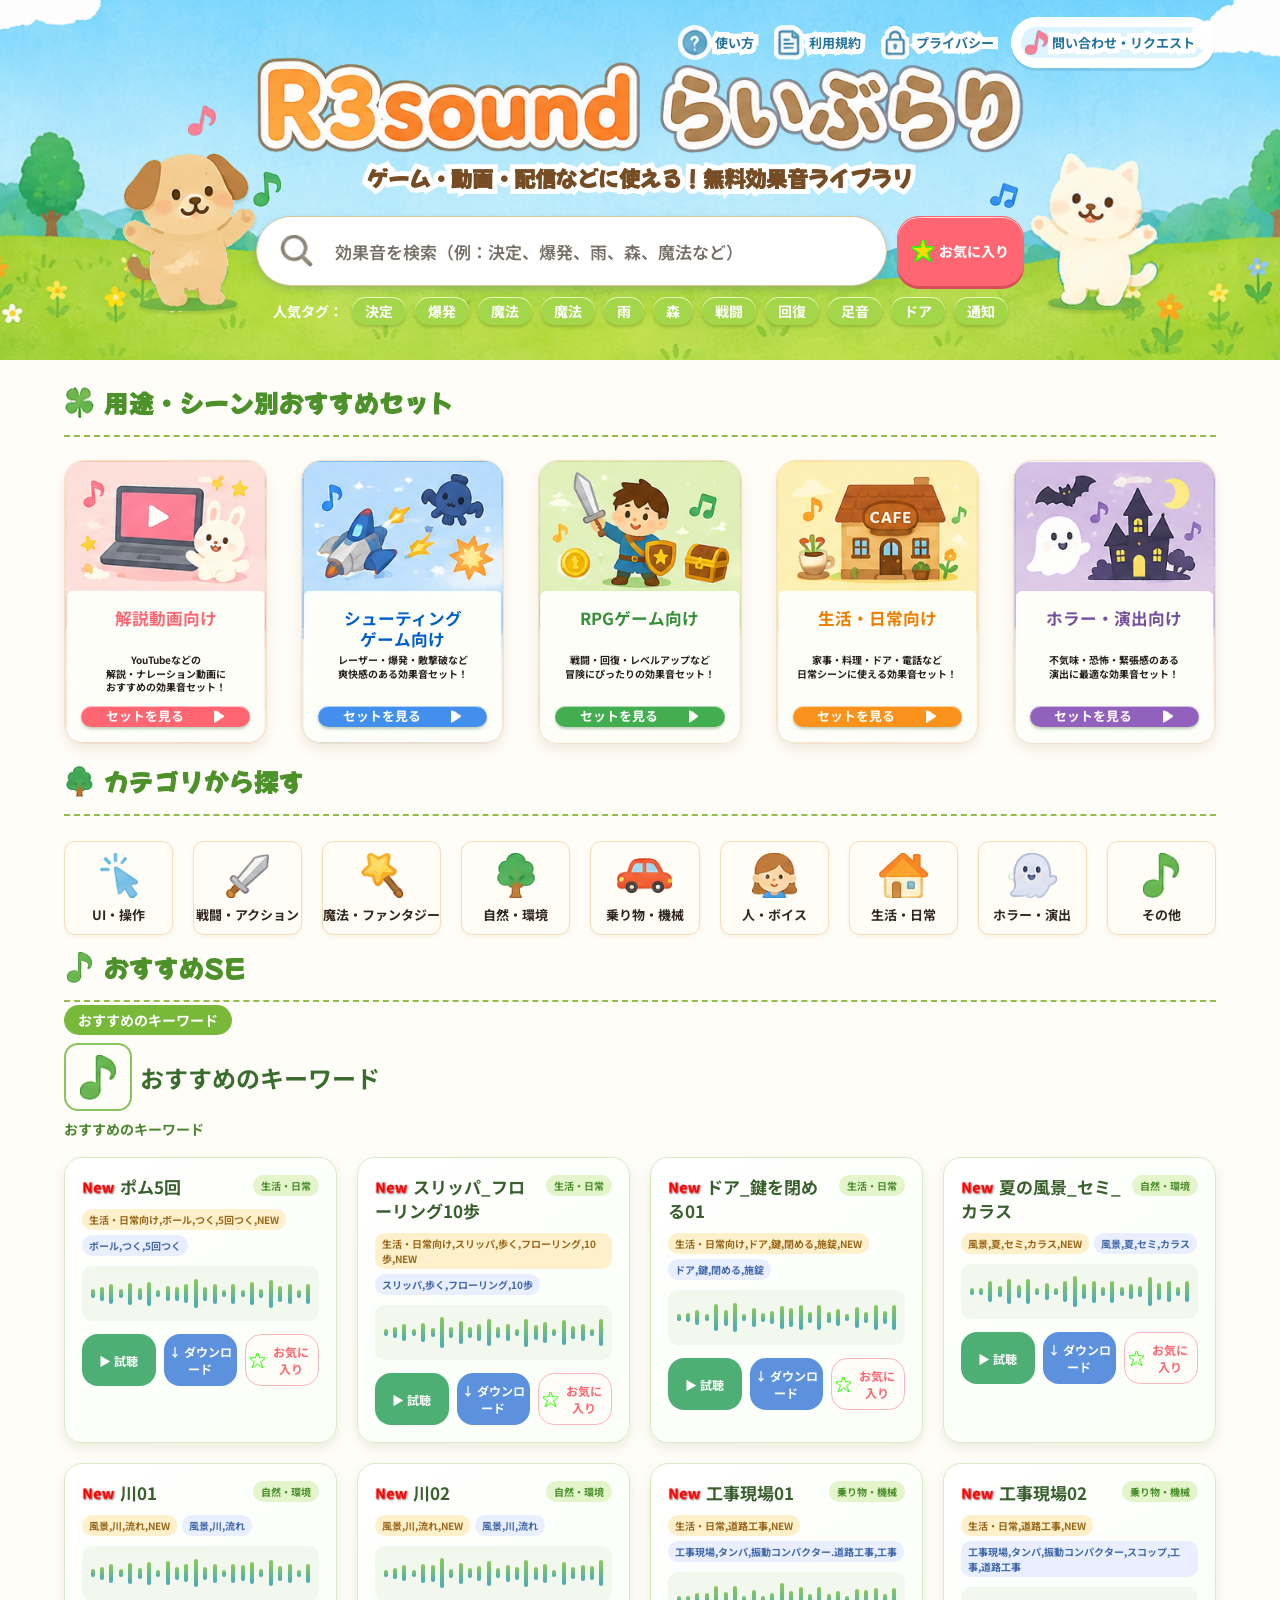
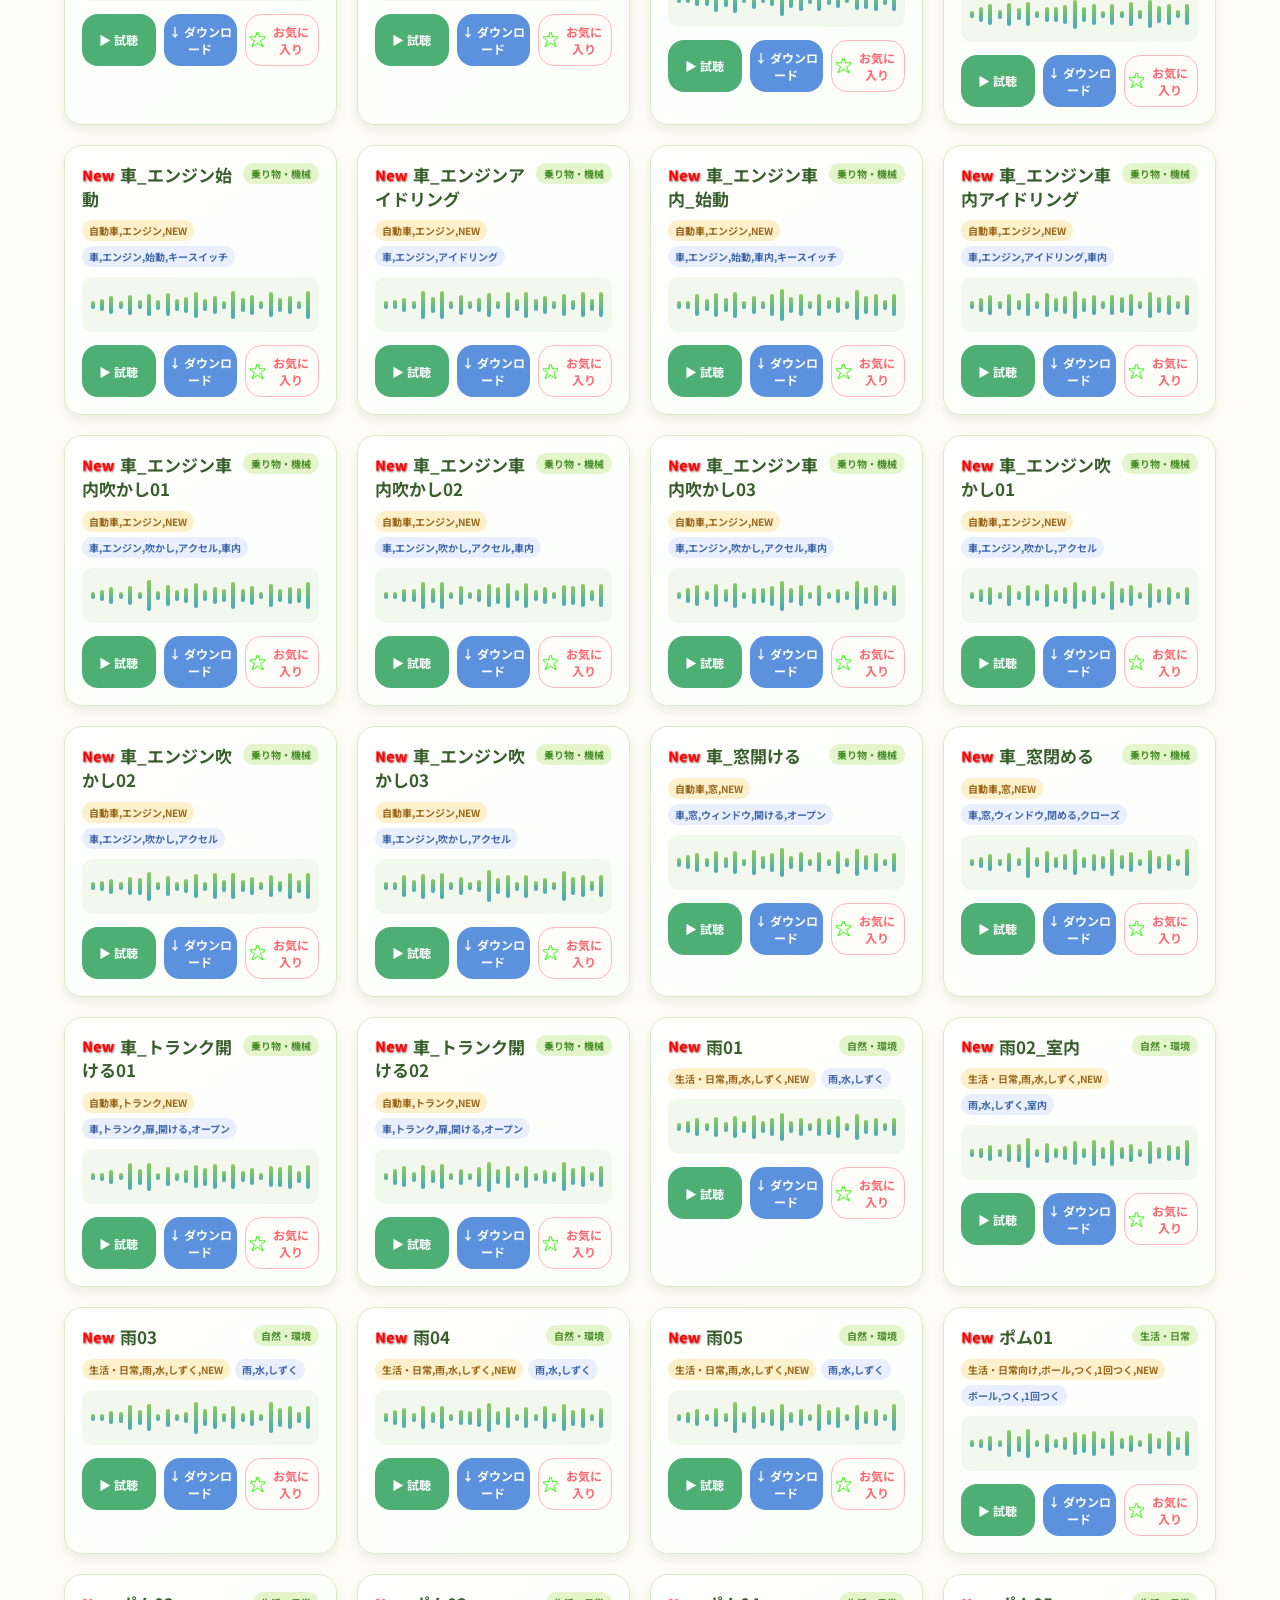
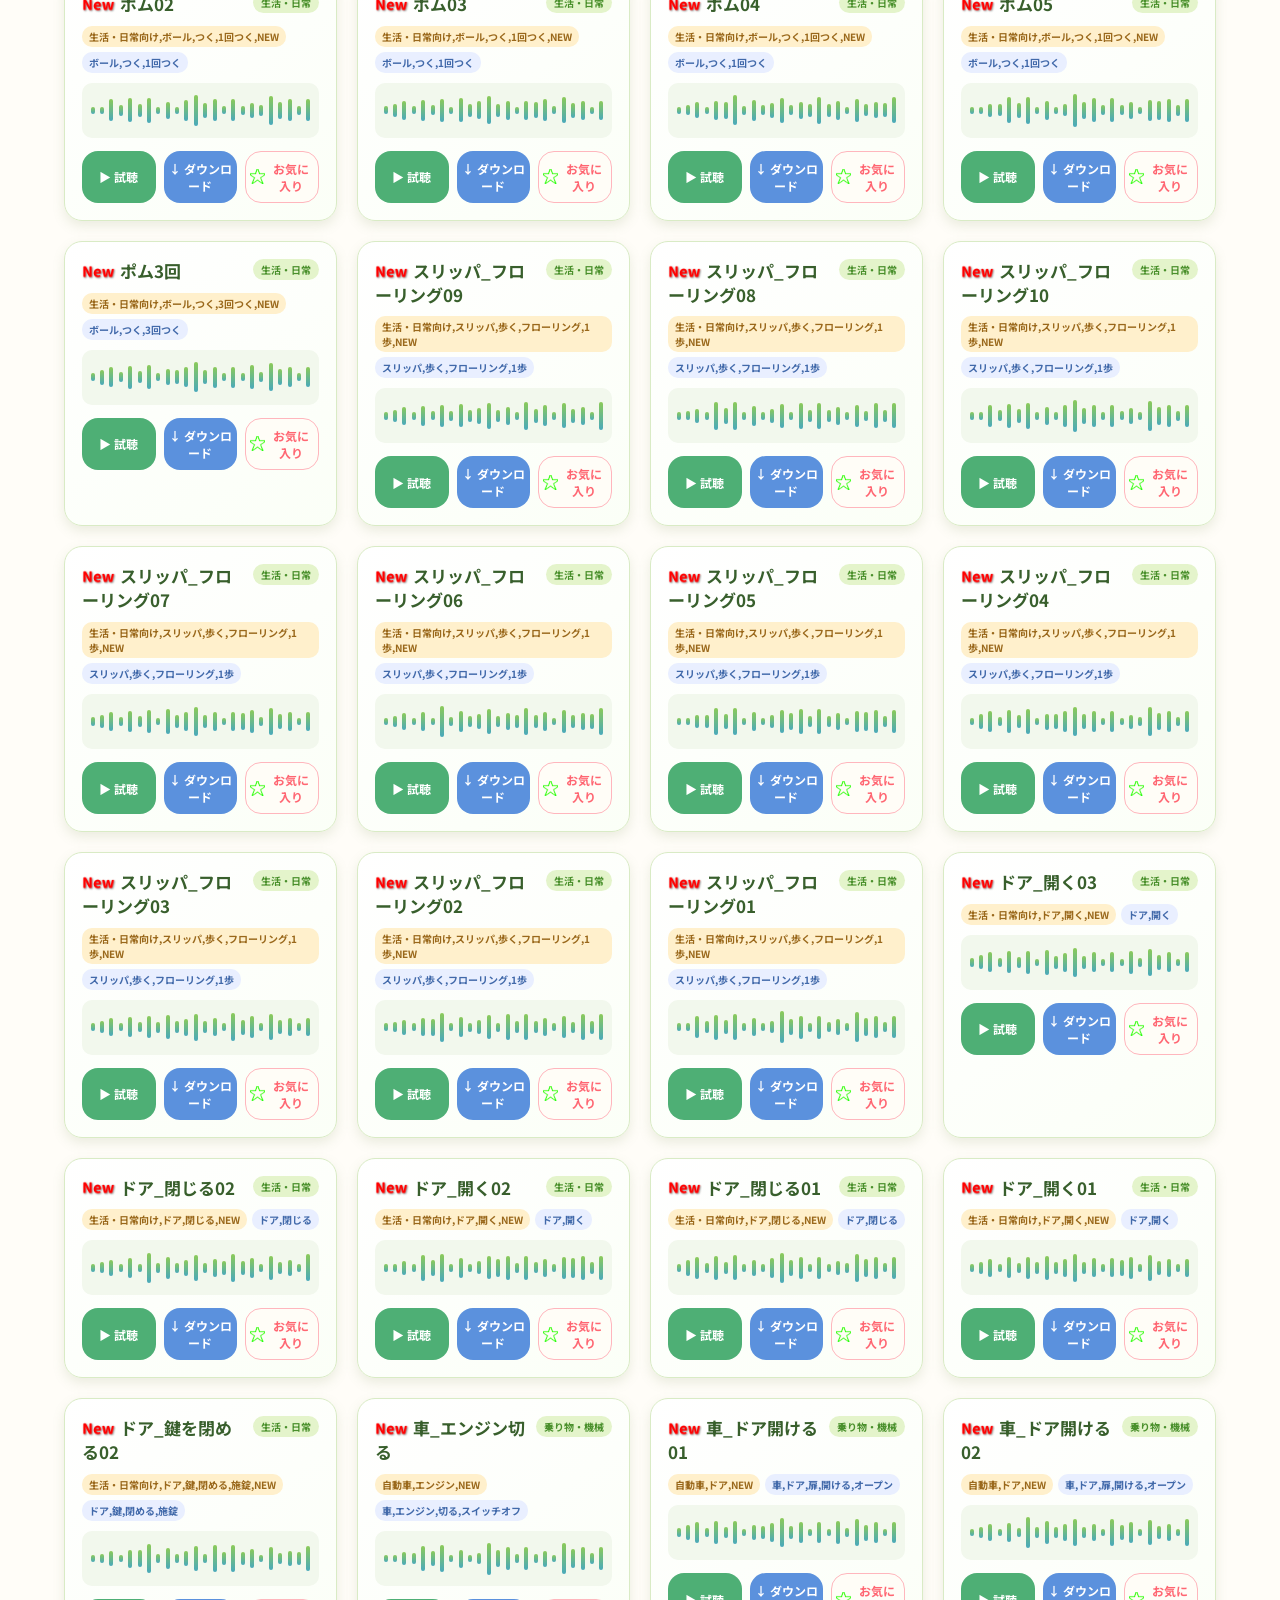
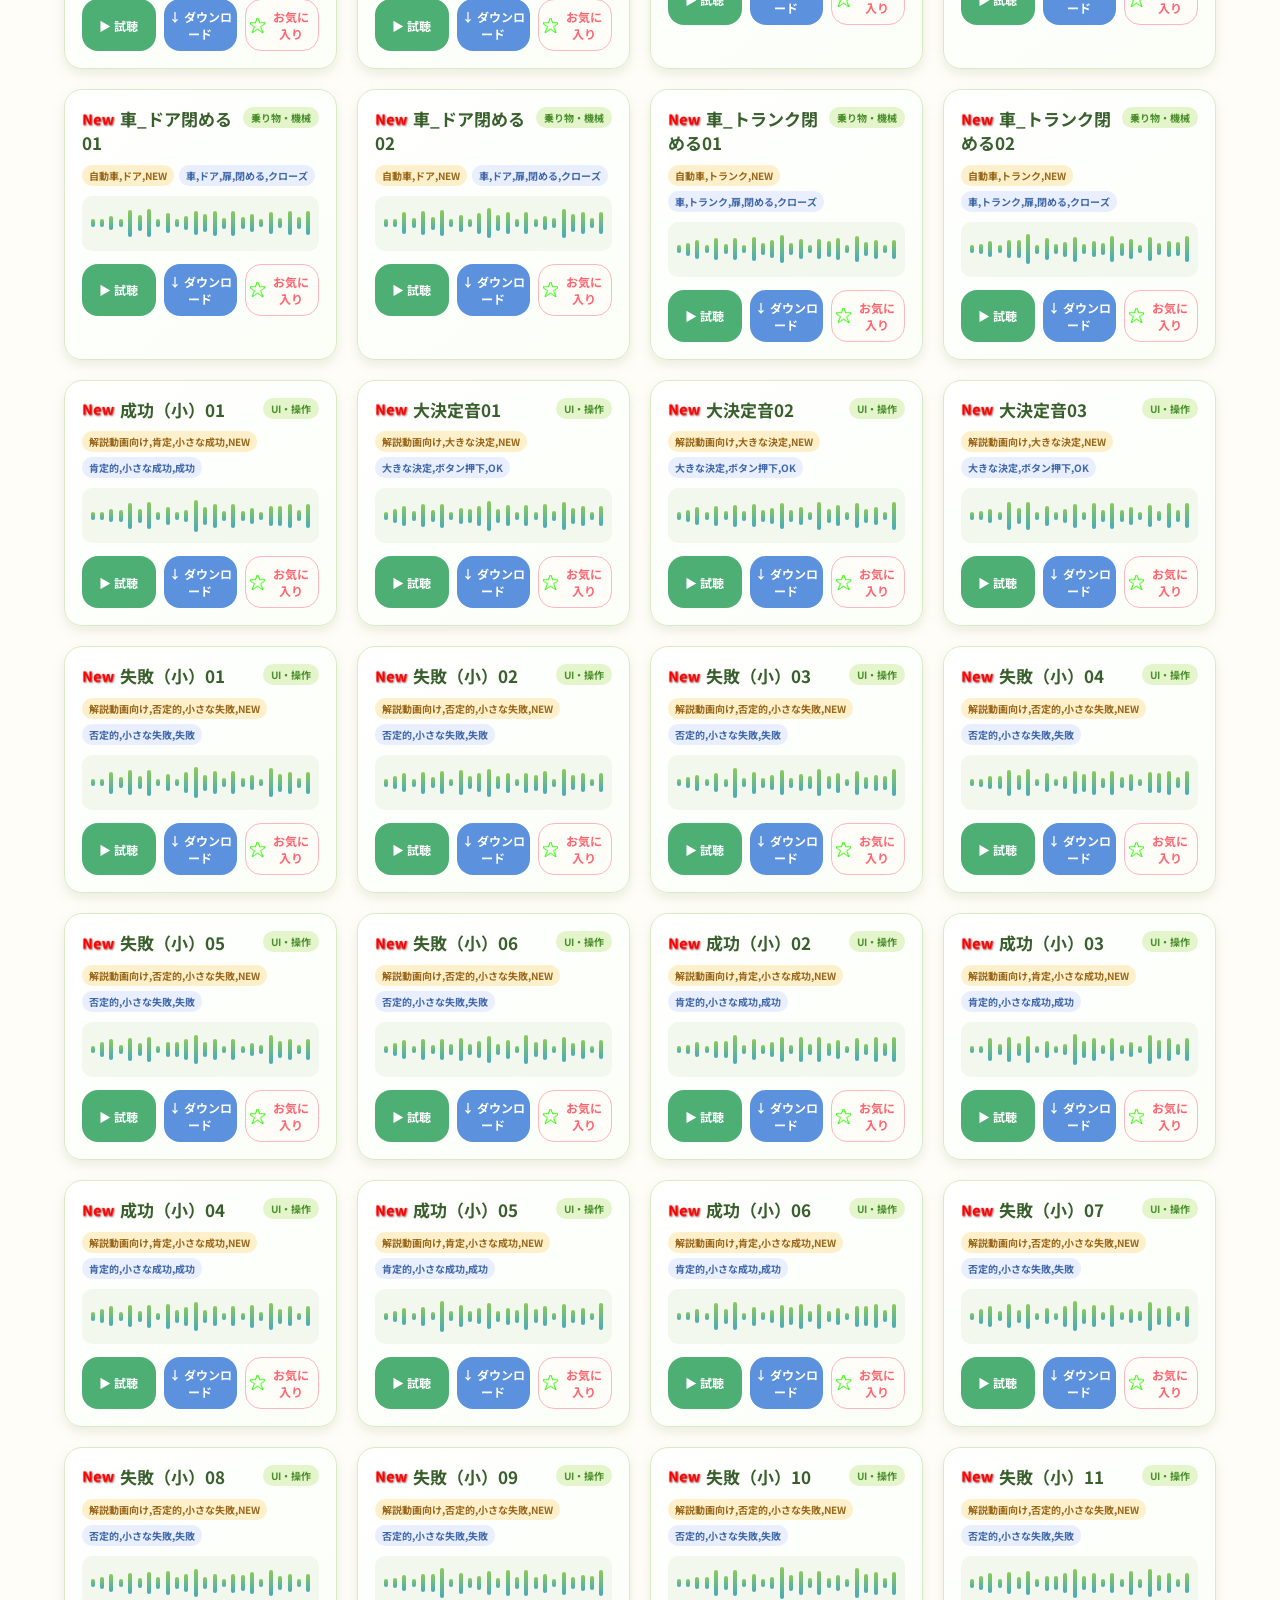
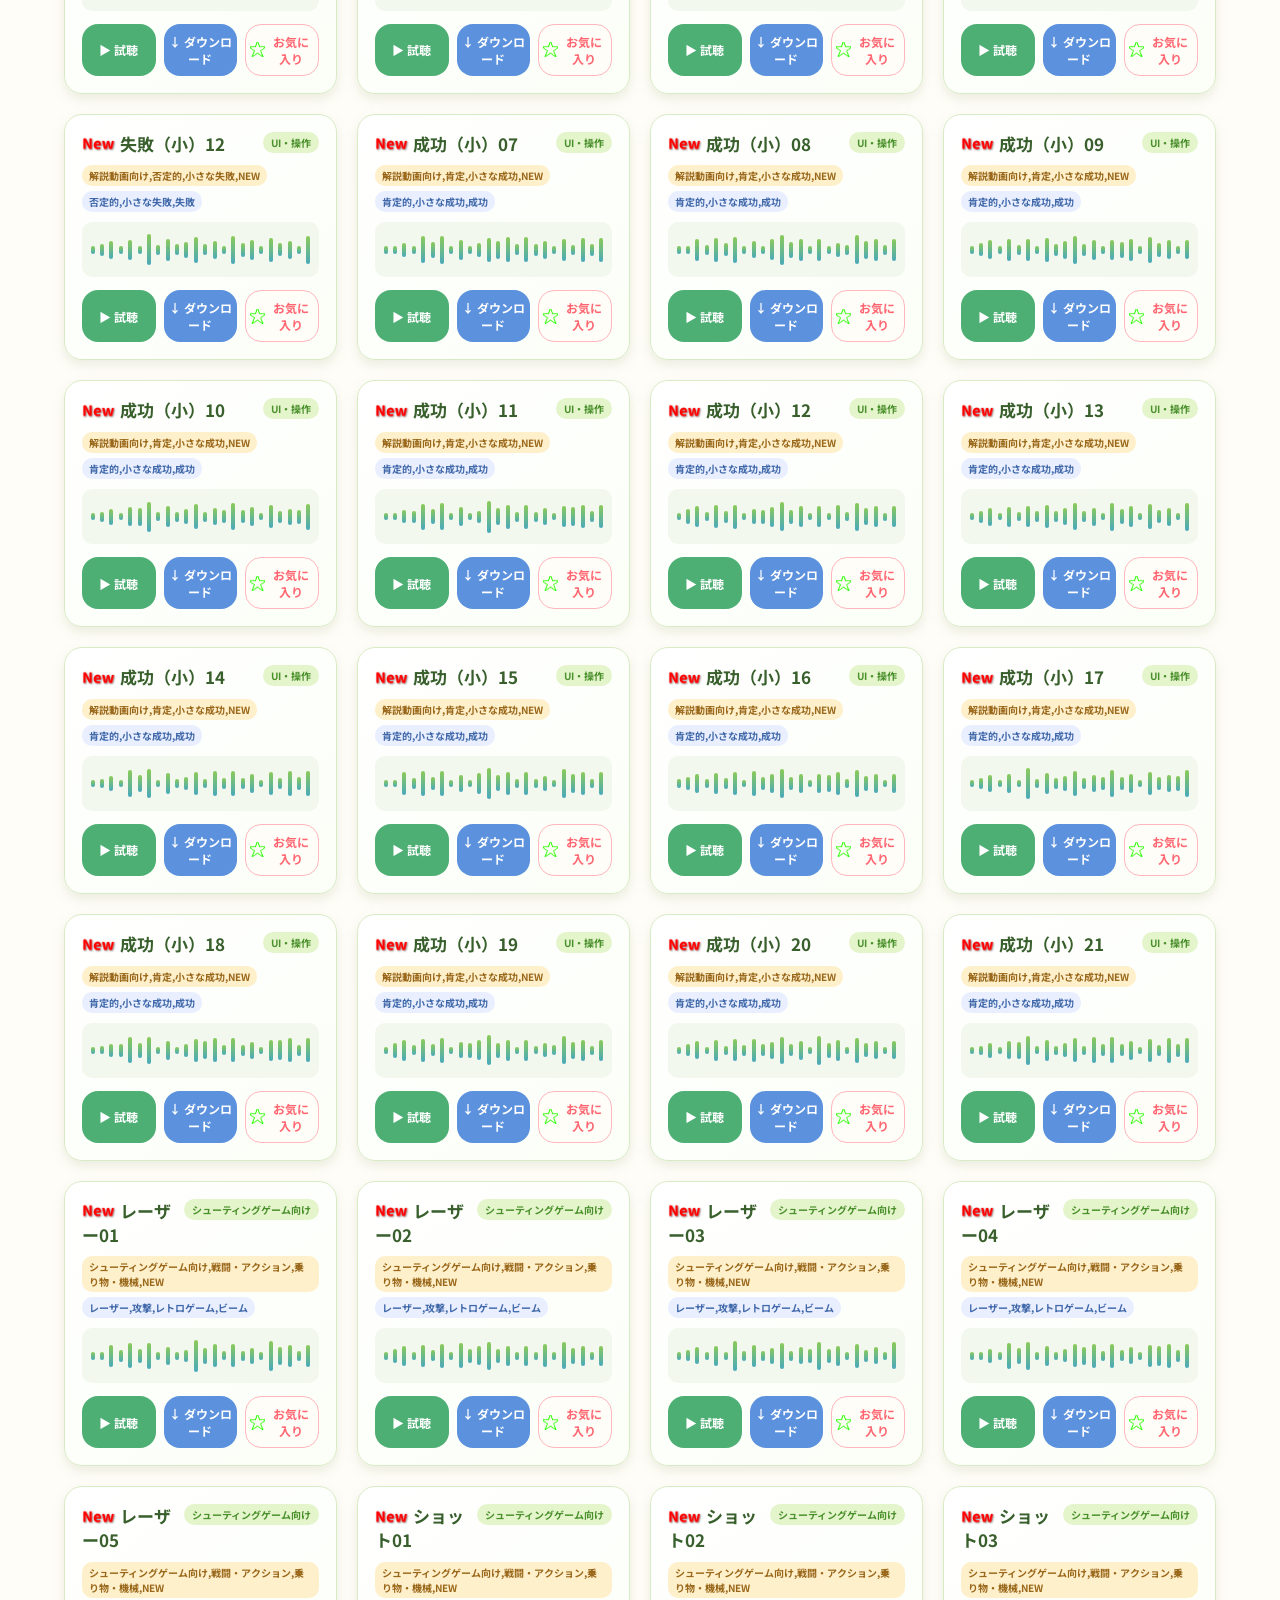
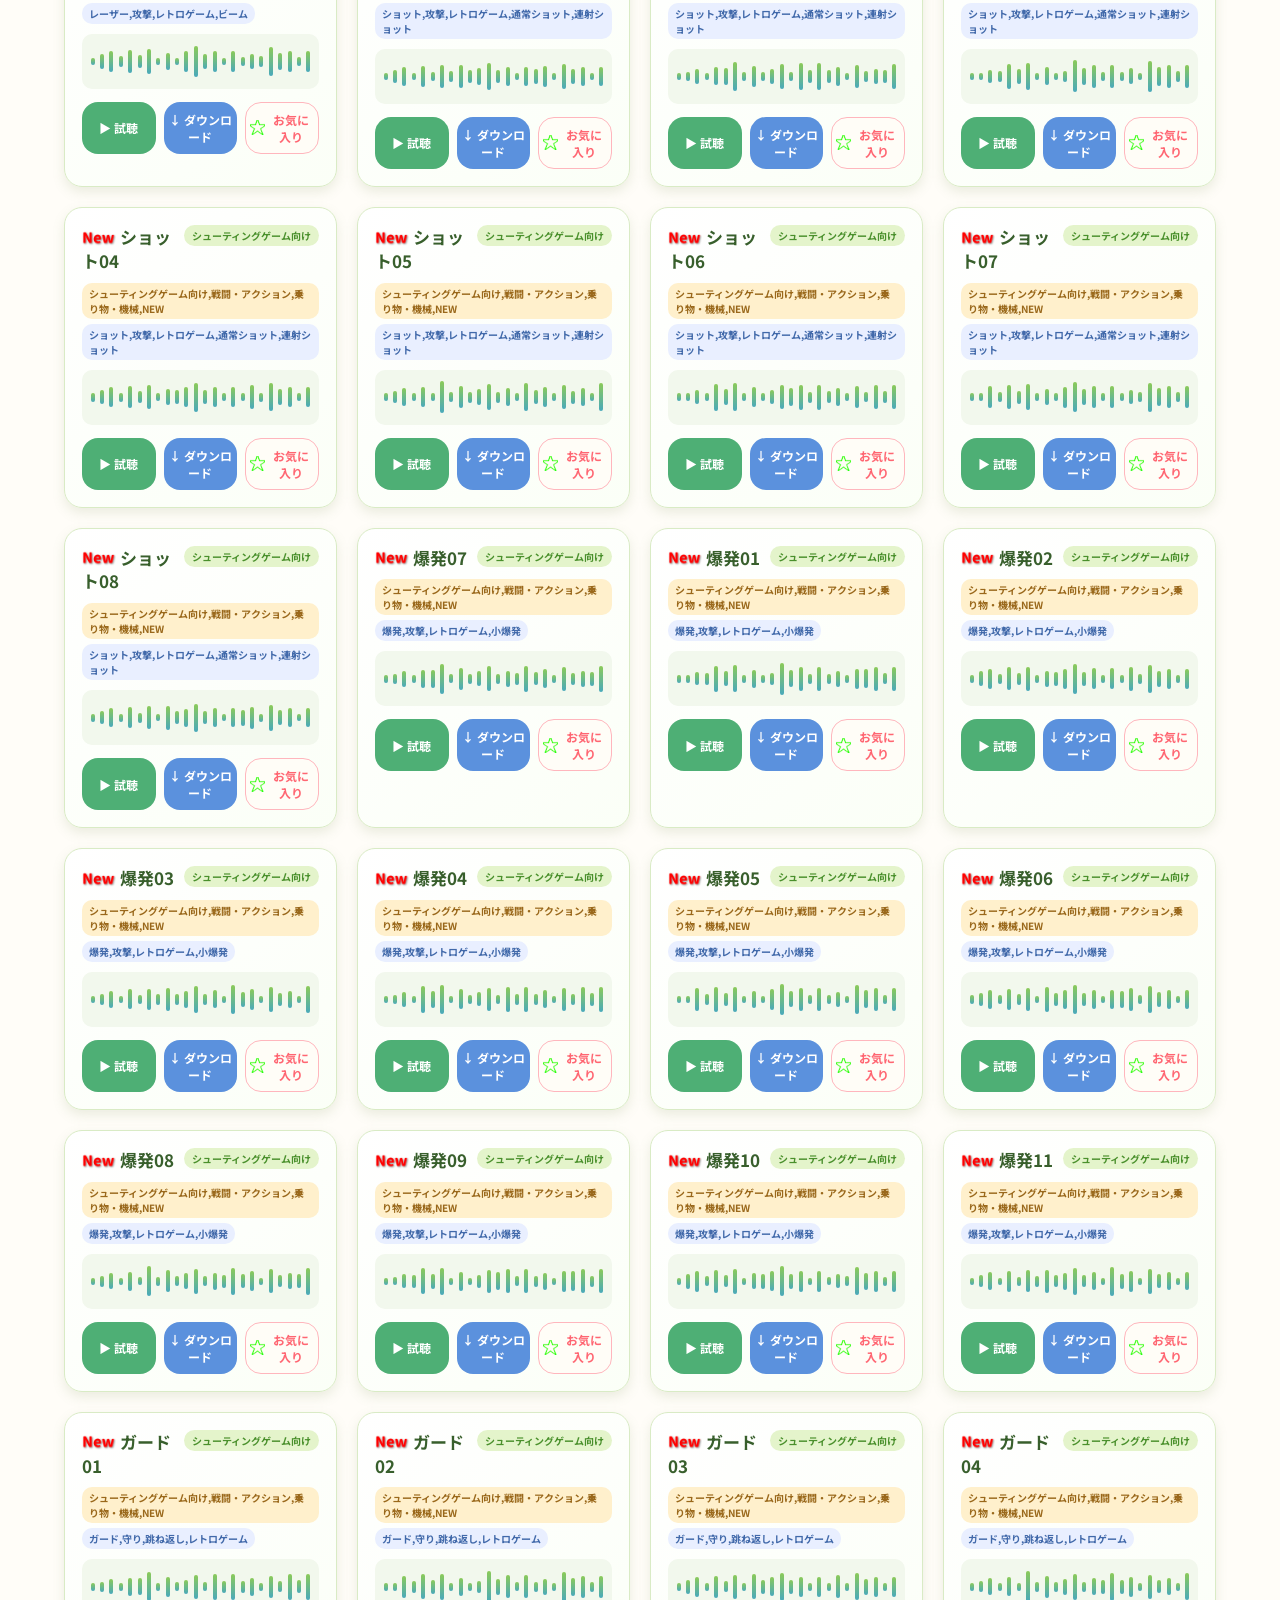
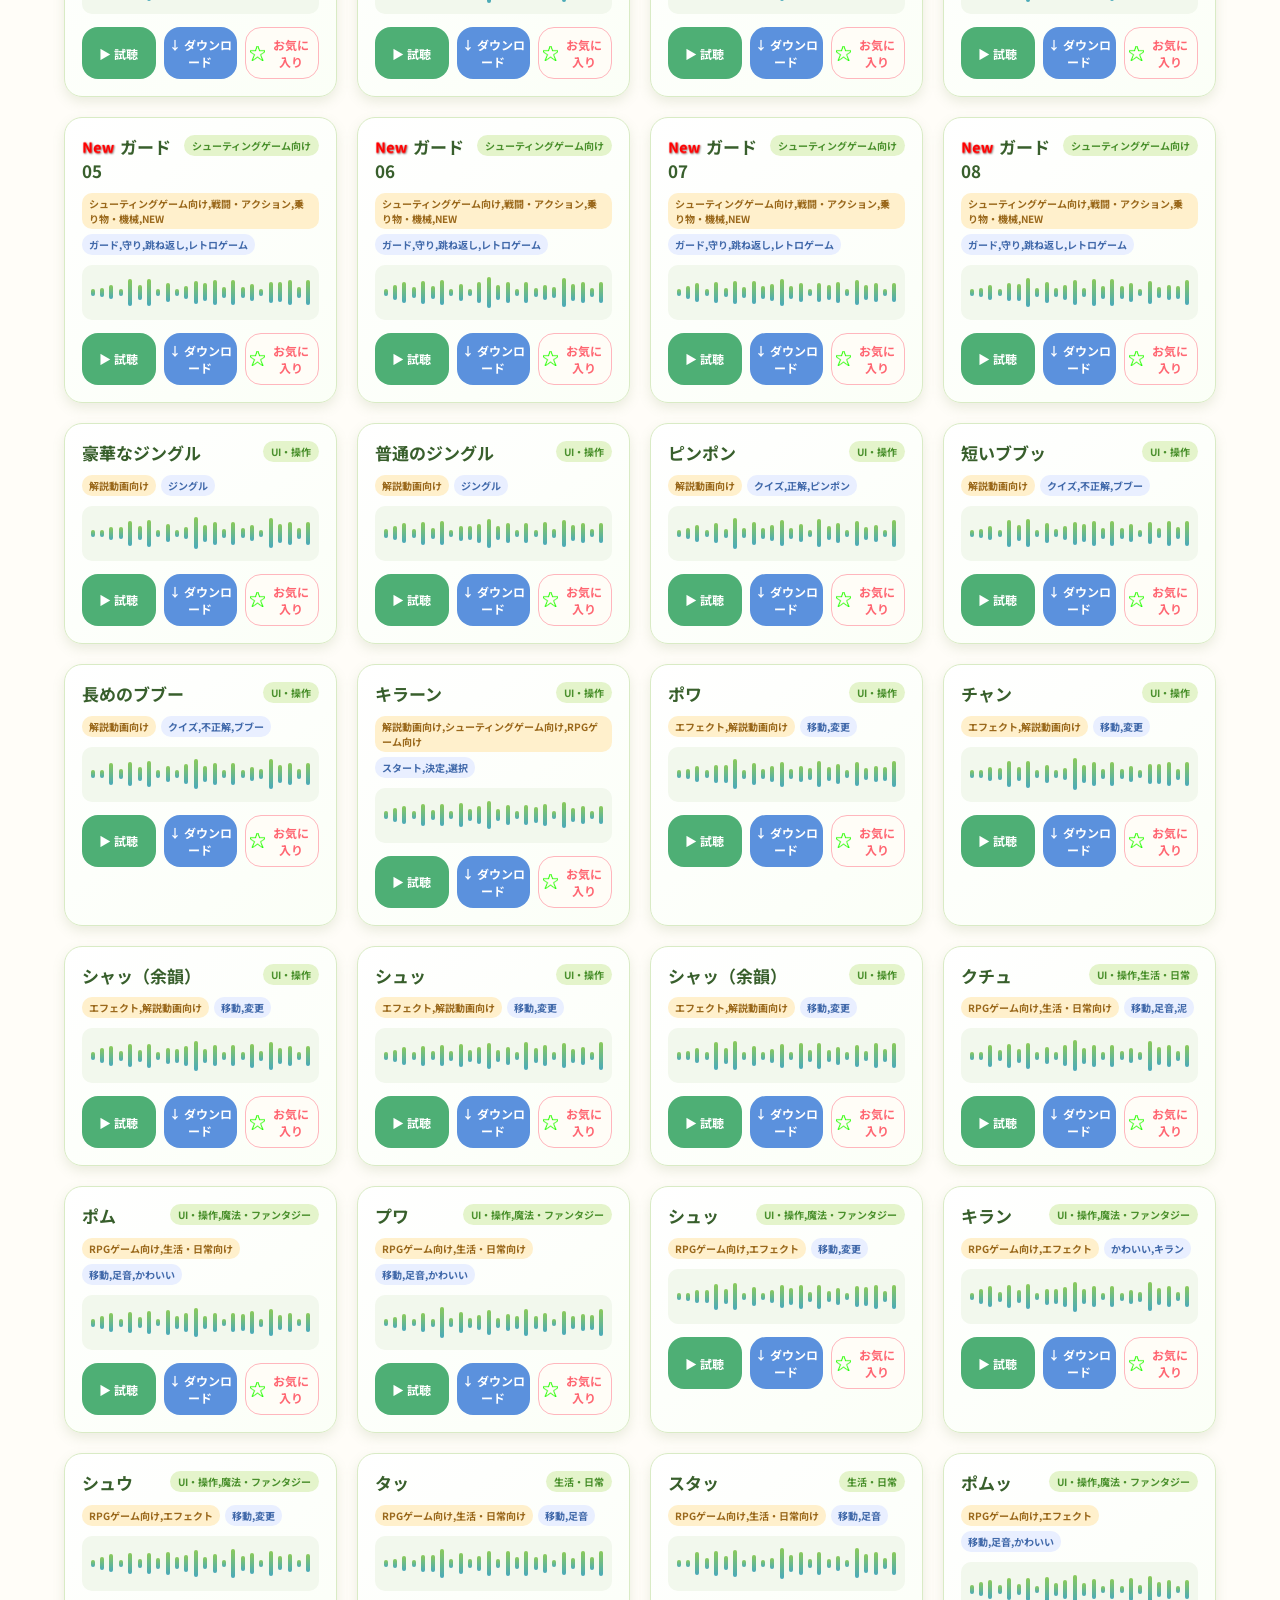
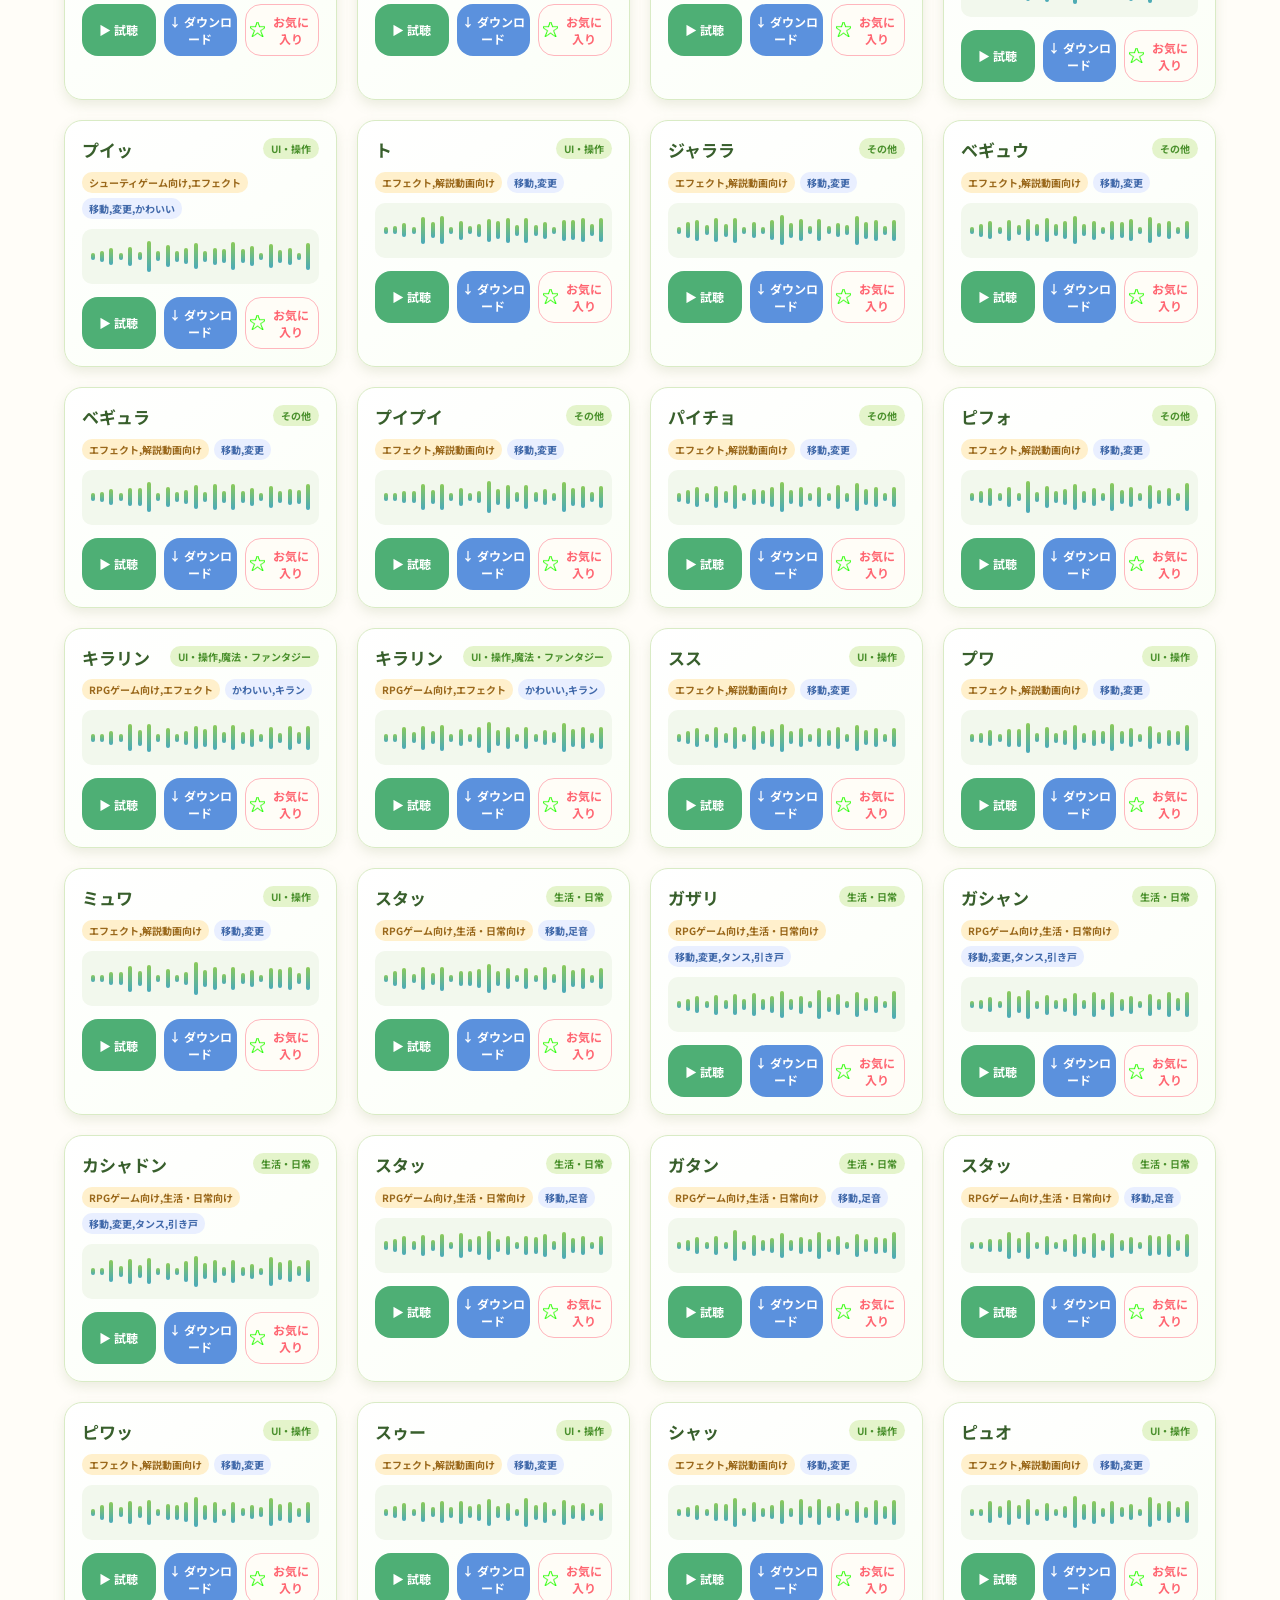
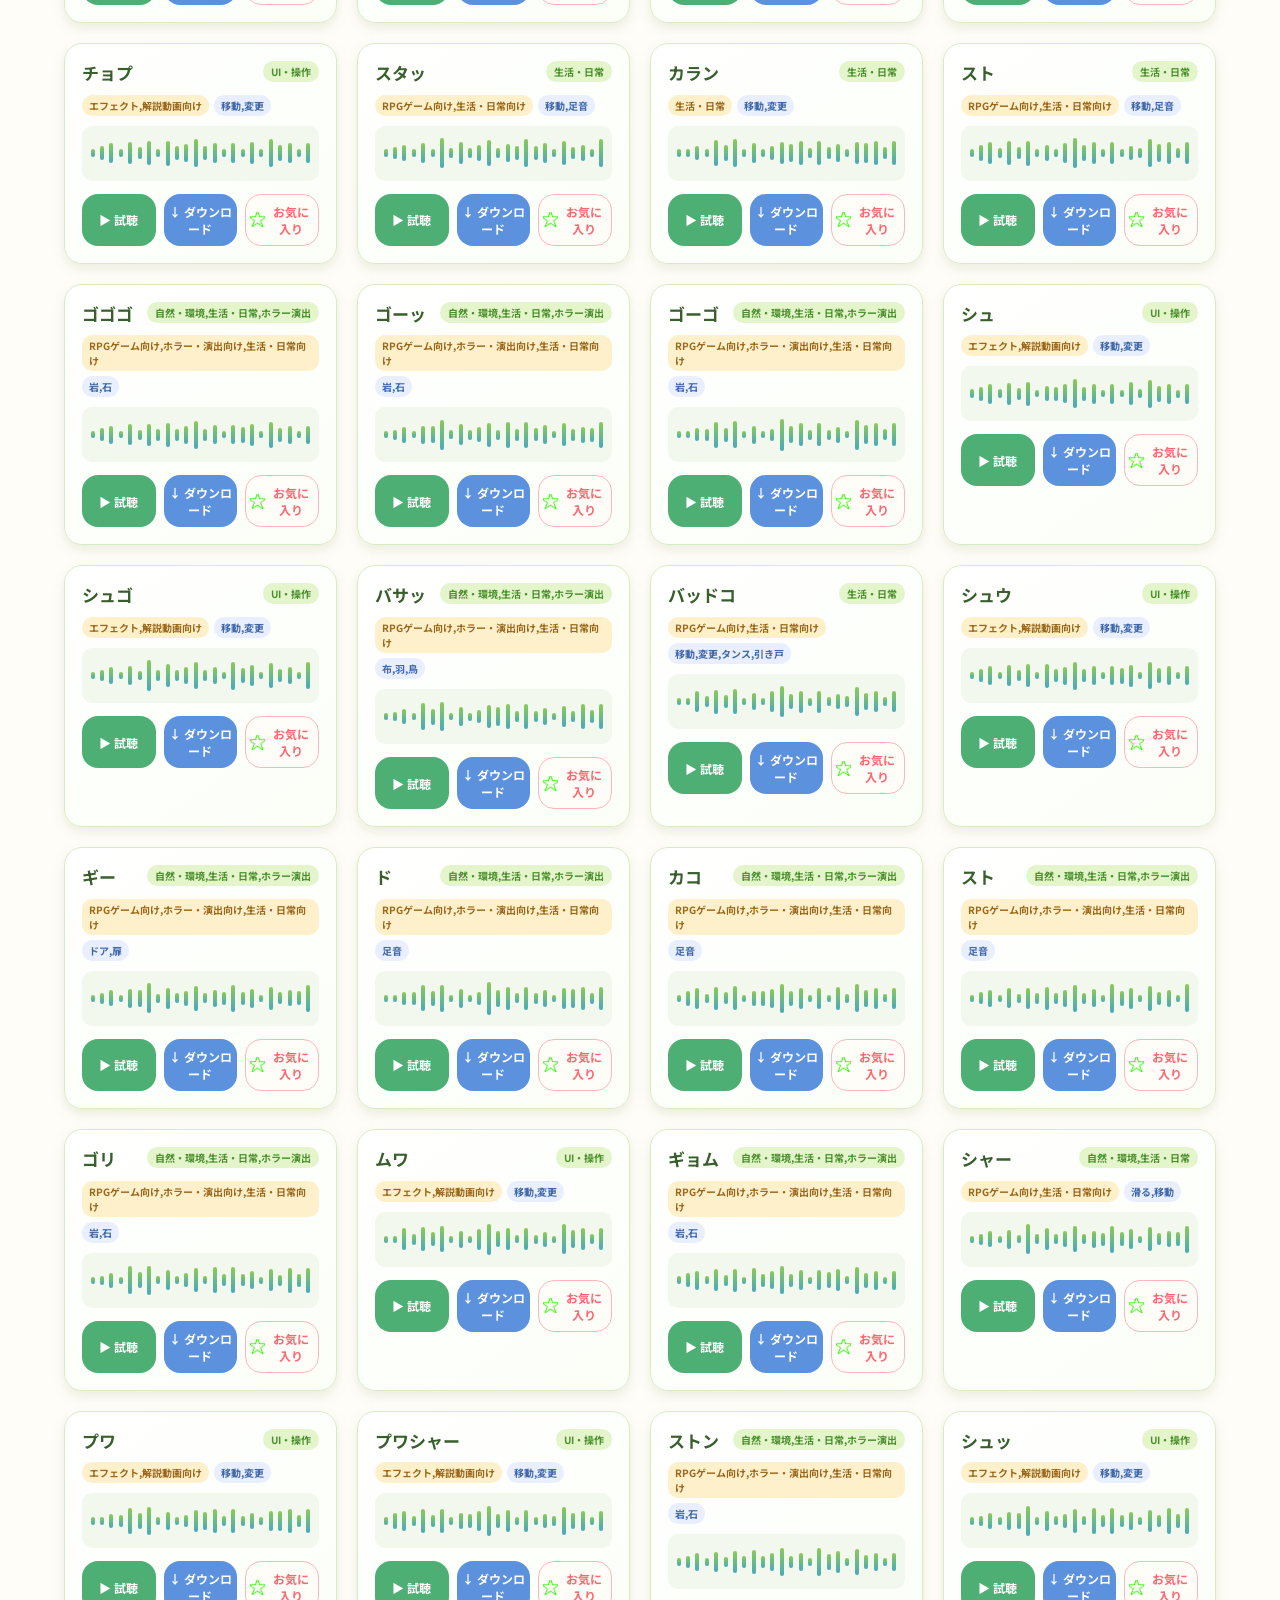
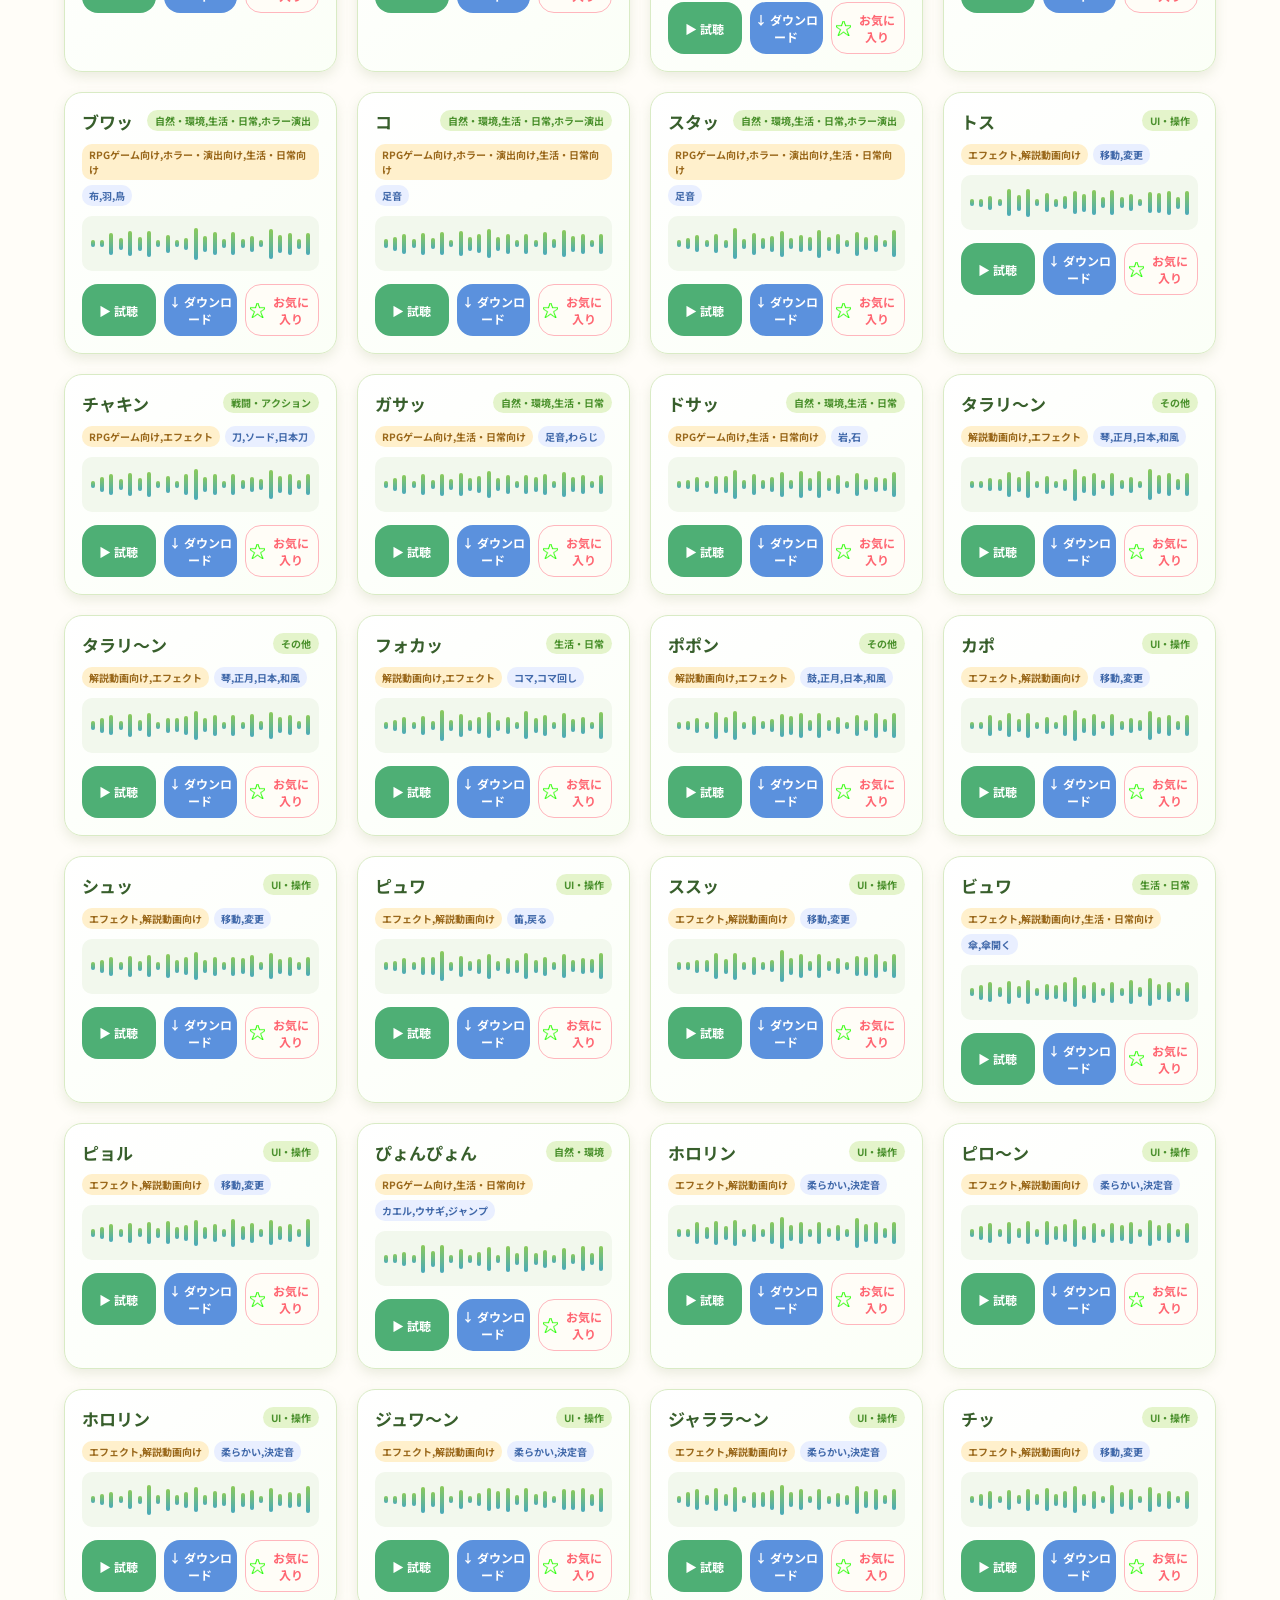
<file: index.html>
<!doctype html>
<html lang="ja">
<head>
  <meta charset="utf-8">
  <meta name="viewport" content="width=device-width, initial-scale=1">
  <meta name="description" content="ゲーム・動画・配信などに使える、無料効果音ライブラリ">
  <title>R3sound らいぶらり</title>
  <link rel="stylesheet" href="style.css">
  <style>
    .utility-nav .contact-request-link { border: 10px solid #fff; border-radius: 999px; background: rgba(255,255,255,.72); padding: 3px 10px 3px 3px; box-shadow: 0 3px 0 rgba(42,112,144,.18); transition: transform .2s ease, background .2s ease; }
    .utility-nav .contact-request-link:hover, .utility-nav .contact-request-link:focus-visible { transform: translateY(-3px); background: #fff; }
    .utility-nav .contact-request-link img { width: 25px; height: 25px; }
    .search-with-favorites { display: flex; align-items: stretch; gap: 10px; }
    .search-with-favorites .search { flex: 1; min-width: 0; }
    .favorite-list-button { display: inline-flex; align-items: center; justify-content: center; gap: 5px; flex: 0 0 auto; border: 1px solid #ff6672; border-radius: 22px; padding: 0 14px; background: #ff6672; color: #fff; font: 800 14px "Noto Sans JP", sans-serif; cursor: pointer; box-shadow: inset 0 1px rgba(255,255,255,.75), 0 3px 0 #d84f5b; transition: transform .2s ease, filter .2s ease; }
    .favorite-list-button:hover, .favorite-list-button:focus-visible { transform: translateY(-2px); filter: brightness(1.06); }
    .favorite-list-button img { width: 22px; height: 22px; object-fit: contain; }
    .sound-actions { grid-template-columns: repeat(3, 1fr); }
    .favorite-button { display: inline-flex; align-items: center; justify-content: center; gap: 3px; border: 1px solid #ffb6bd !important; background: #fffdf7; color: #ff6672 !important; }
    .favorite-button img { width: 15px; height: 15px; object-fit: contain; }
    .favorite-button.is-favorite { background: #ff6672; color: #fff !important; border-color: #ff6672 !important; }
    @media (max-width: 760px) { .utility-nav .contact-request-link { border-width: 6px; padding: 2px 7px 2px 2px; } .utility-nav .contact-request-link img { width: 19px; height: 19px; } .search-with-favorites { gap: 7px; } .favorite-list-button { padding: 0 9px; font-size: 11px; } .favorite-list-button img { width: 18px; height: 18px; } }
  </style>
</head>
<body>
  <header class="hero">
    <img class="hero-bg" src="assets/images/01.png" alt="">
    <nav class="utility-nav" aria-label="補助メニュー">
      <a href="about.html"><img src="assets/icons/a01.png" alt="">使い方</a>
      <a href="terms.html"><img src="assets/icons/a02.png" alt="">利用規約</a>
      <a href="privacy.html"><img src="assets/icons/a03.png" alt="">プライバシー</a>
      <a class="contact-request-link" href="https://docs.google.com/forms/d/e/1FAIpQLSceCE_rCf4VIJfG_6CsPTrUjCPkH5xf-ZKE6IOs8wauiPo6TQ/viewform?usp=header" target="_blank" rel="noopener noreferrer"><img src="assets/images/06.png" alt="">問い合わせ・リクエスト</a>
    </nav>
    <img class="pet dog" src="assets/images/04.png" alt="手を振る犬">
    <img class="note note-pink" src="assets/images/06.png" alt="">
    <img class="note note-green" src="assets/images/09.png" alt="">
    <img class="note note-blue" src="assets/images/07.png" alt="">
    <img class="pet cat" src="assets/images/05.png" alt="手を振る猫">
    <div class="hero-content">
      <img class="logo" src="assets/images/03.png" alt="R3sound らいぶらり">
      <p class="tagline">ゲーム・動画・配信などに使える！無料効果音ライブラリ</p>
      <div class="search-with-favorites">
        <form class="search" role="search">
          <img src="assets/icons/a04.png" alt="">
          <input type="search" aria-label="効果音を検索" placeholder="効果音を検索（例：決定、爆発、雨、森、魔法など）">
        </form>
        <button class="favorite-list-button" type="button"><img src="assets/icons/a18.png" alt="">お気に入り</button>
      </div>
      <div class="popular"><span>人気タグ：</span><button>決定</button><button>爆発</button><button>魔法</button><button>魔法</button><button>雨</button><button>森</button><button>戦闘</button><button>回復</button><button>足音</button><button>ドア</button><button>通知</button></div>
    </div>
  </header>

  <main>
    <section class="section recommends" aria-labelledby="recommend-title">
      <h2 id="recommend-title"><img src="assets/icons/a05.png" alt="">用途・シーン別おすすめセット</h2>
      <div class="cards">
        <article class="card card-pink"><img class="card-art" src="assets/images/10.png" alt="ノートパソコンとうさぎ"><h3>解説動画向け</h3><p>YouTubeなどの<br>解説・ナレーション動画に<br>おすすめの効果音セット！</p><a href="#video">セットを見る <img src="assets/icons/a07.png" alt=""></a></article>
        <article class="card card-blue"><img class="card-art" src="assets/images/11.png" alt="ロケットと爆発"><h3>シューティング<br>ゲーム向け</h3><p>レーザー・爆発・敵撃破など<br>爽快感のある効果音セット！</p><a href="#shooting">セットを見る <img src="assets/icons/a07.png" alt=""></a></article>
        <article class="card card-green"><img class="card-art" src="assets/images/12.png" alt="剣を持つ勇者"><h3>RPGゲーム向け</h3><p>戦闘・回復・レベルアップなど<br>冒険にぴったりの効果音セット！</p><a href="#rpg">セットを見る <img src="assets/icons/a07.png" alt=""></a></article>
        <article class="card card-orange"><img class="card-art" src="assets/images/13.png" alt="カフェ"><h3>生活・日常向け</h3><p>家事・料理・ドア・電話など<br>日常シーンに使える効果音セット！</p><a href="#daily">セットを見る <img src="assets/icons/a07.png" alt=""></a></article>
        <article class="card card-purple"><img class="card-art" src="assets/images/14.png" alt="おばけとお城"><h3>ホラー・演出向け</h3><p>不気味・恐怖・緊張感のある<br>演出に最適な効果音セット！</p><a href="#horror">セットを見る <img src="assets/icons/a07.png" alt=""></a></article>
      </div>
    </section>
    <section class="section categories" aria-labelledby="category-title">
      <h2 id="category-title"><img src="assets/icons/a06.png" alt="">カテゴリから探す</h2>
      <div class="category-grid">
        <a href="#ui"><img src="assets/icons/a08.png" alt=""><span>UI・操作</span></a>
        <a href="#battle"><img src="assets/icons/a09.png" alt=""><span>戦闘・アクション</span></a>
        <a href="#magic"><img src="assets/icons/a10.png" alt=""><span>魔法・ファンタジー</span></a>
        <a href="#nature"><img src="assets/icons/a11.png" alt=""><span>自然・環境</span></a>
        <a href="#vehicle"><img src="assets/icons/a12.png" alt=""><span>乗り物・機械</span></a>
        <a href="#voice"><img src="assets/icons/a13.png" alt=""><span>人・ボイス</span></a>
        <a href="#daily"><img src="assets/icons/a14.png" alt=""><span>生活・日常</span></a>
        <a href="#horror"><img src="assets/icons/a15.png" alt=""><span>ホラー・演出</span></a>
        <a href="#other"><img src="assets/icons/a16.png" alt=""><span>その他</span></a>
      </div>
    </section>
    <section class="section sound-section" id="recommended-sounds" aria-labelledby="sound-title">
      <h2 id="sound-title"><img src="assets/icons/a16.png" alt="">おすすめSE</h2>
      <div class="sound-selection" aria-live="polite">
        <span>おすすめのキーワード</span>
        <div class="selected-source"><span class="selected-source-visual"><img id="sound-source-icon" src="assets/icons/a16.png" alt=""></span><b id="sound-source-title">おすすめキーワード</b></div>
        <strong id="sound-selection-label">決定・爆発・雨・魔法</strong>
      </div>
      <div class="sound-grid" id="sound-grid"></div>
    </section>
  </main>
  <footer>R3sound らいぶらり</footer>
  <script src="script.js?v=20261113-new-dates"></script>
</body>
</html>
</file>
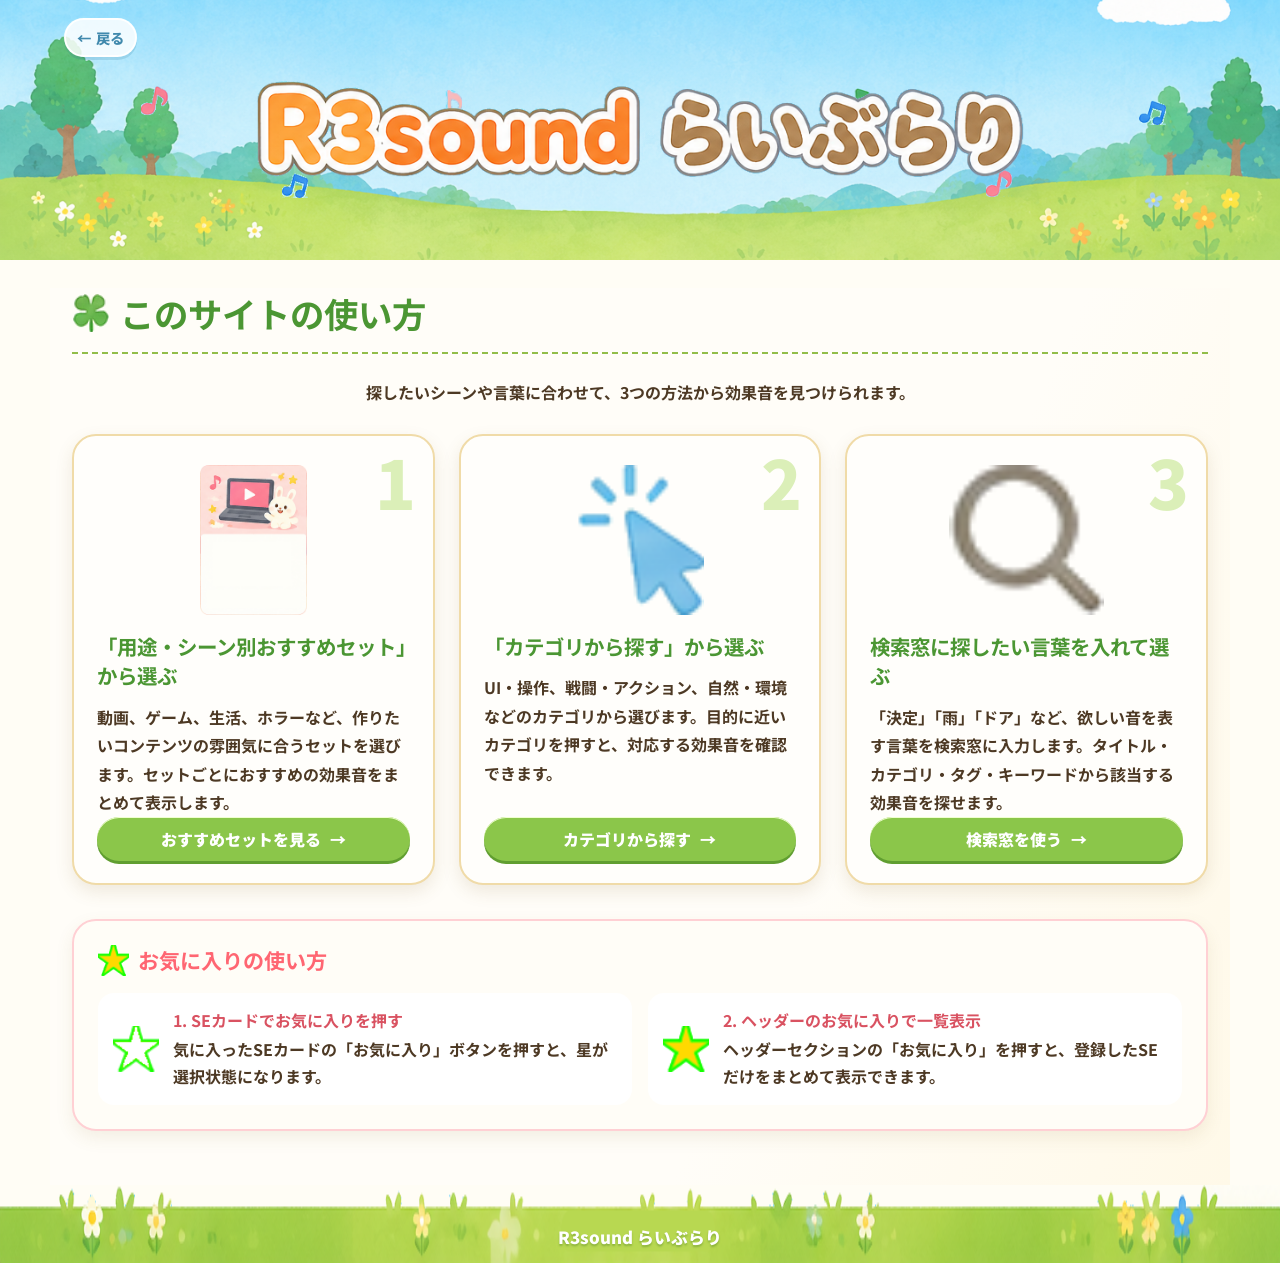
<file: about.html>
<!doctype html>
<html lang="ja">
<head>
  <meta charset="UTF-8">
  <meta name="viewport" content="width=device-width, initial-scale=1.0">
  <title>使い方 | R3sound らいぶらり</title>
  <link rel="stylesheet" href="style.css">
  <style>
    .guide-page { min-height: 100vh; color: #4d3924; background: #fffdf5; }
    .guide-hero { position: relative; min-height: 260px; overflow: hidden; padding: 18px 5% 46px; text-align: center; background: url('assets/images/01.png') center 55% / cover no-repeat; }
    .guide-hero::after { content: ''; position: absolute; inset: 0; background: linear-gradient(180deg, rgba(255,255,255,.08), rgba(255,255,255,.26)); pointer-events: none; }
    .guide-nav, .guide-brand { position: relative; z-index: 2; }
    .guide-nav { display: flex; justify-content: flex-start; max-width: 1320px; margin: 0 auto; }
    .guide-nav a { display: inline-flex; align-items: center; gap: 5px; padding: 7px 11px; border: 2px solid rgba(255,255,255,.94); border-radius: 999px; background: rgba(255,255,255,.84); color: #4089ad; font-weight: 800; font-size: .9rem; text-decoration: none; box-shadow: 0 3px 0 rgba(49,123,154,.18); transition: transform .2s ease, background .2s ease; }
    .guide-nav a:hover, .guide-nav a:focus-visible { transform: translateY(-2px); background: #fff; }
    .guide-brand { display: inline-block; margin-top: 24px; }
    .guide-brand img { width: min(850px, 60vw); height: auto; }
    .guide-note { position: absolute; z-index: 1; width: clamp(22px, 2.1vw, 34px); height: auto; pointer-events: none; animation: guide-float 3.5s ease-in-out infinite; }
    .guide-note.n1 { left: 11%; top: 86px; animation-delay: -.4s; } .guide-note.n2 { left: 22%; top: 173px; animation-delay: -1.4s; } .guide-note.n3 { left: 34%; top: 90px; animation-delay: -2.2s; } .guide-note.n4 { left: 66%; top: 88px; animation-delay: -1s; } .guide-note.n5 { left: 77%; top: 168px; animation-delay: -2.8s; } .guide-note.n6 { left: 89%; top: 100px; animation-delay: -.8s; }
    @keyframes guide-float { 0%, 100% { transform: translateY(0) rotate(-5deg); } 50% { transform: translateY(-13px) rotate(8deg); } }
    .guide-main { max-width: 1180px; margin: 28px auto 0; padding: 0 22px 54px; }
    .guide-heading { display: flex; align-items: center; gap: 10px; margin: 0 0 24px; padding-bottom: 14px; border-bottom: 2px dashed #91bd49; color: #4b9633; font-size: clamp(1.5rem, 3.8vw, 2.15rem); }
    .guide-heading img { width: 38px; height: 38px; object-fit: contain; }
    .guide-intro { margin: 0 0 26px; line-height: 1.85; text-align: center; }
    .guide-cards { display: grid; grid-template-columns: repeat(3, 1fr); gap: 24px; }
    .guide-card { position: relative; overflow: hidden; display: flex; flex-direction: column; min-height: 365px; padding: 25px 23px 22px; border: 2px solid #f0dba8; border-radius: 24px; background: #fffefb; box-shadow: 0 7px 17px rgba(135,104,48,.13); transition: transform .24s ease, box-shadow .24s ease; }
    .guide-card:hover { transform: translateY(-7px); box-shadow: 0 14px 25px rgba(135,104,48,.2); }
    .guide-number { position: absolute; top: 11px; right: 17px; color: #dbefb8; font-size: 4.2rem; font-weight: 900; line-height: 1; }
    .guide-card img { position: relative; width: 100%; height: 150px; object-fit: contain; margin: 4px 0 17px; }
    .guide-card h2 { position: relative; margin: 0 0 12px; color: #4b9633; font-size: 1.28rem; line-height: 1.45; }
    .guide-card p { position: relative; margin: 0; line-height: 1.78; }
    .guide-card a { position: relative; display: inline-flex; align-items: center; justify-content: center; gap: 9px; margin-top: auto; padding: 10px 16px; border-radius: 999px; background: #8bc64a; color: #fff; font-weight: 900; text-decoration: none; box-shadow: inset 0 1px #efffcf, 0 3px 0 #609e30; transition: transform .2s ease, filter .2s ease; }
    .guide-card a:hover { transform: translateY(-2px); filter: brightness(1.08); }
    .guide-favorite { margin-top: 34px; padding: 24px; border: 2px solid #ffd0d4; border-radius: 24px; background: #fffdf7; box-shadow: 0 7px 17px rgba(135,104,48,.1); }
    .guide-favorite h2 { display: flex; align-items: center; gap: 9px; margin: 0 0 17px; color: #ff6672; font-size: 1.32rem; }
    .guide-favorite h2 img { width: 31px; height: 31px; object-fit: contain; }
    .favorite-steps { display: grid; grid-template-columns: repeat(2, 1fr); gap: 16px; }
    .favorite-step { display: flex; align-items: center; gap: 14px; padding: 15px; border-radius: 16px; background: #fff; }
    .favorite-step img { width: 46px; height: 46px; object-fit: contain; }
    .favorite-step strong { display: block; margin-bottom: 4px; color: #d95261; }
    .favorite-step p { margin: 0; line-height: 1.7; }
    .guide-footer { position: relative; min-height: 78px; display: grid; place-items: end center; padding-bottom: 12px; background: url('assets/images/02.png') center / 100% 100% no-repeat; color: #fff; font-weight: 900; font-size: 1.05rem; text-shadow: 0 2px 2px rgba(60,113,25,.35); }
    .guide-footer a { color: inherit; text-decoration: none; }
    @media (max-width: 760px) { .guide-cards, .favorite-steps { grid-template-columns: 1fr; } .guide-card { min-height: 0; } }
    @media (max-width: 620px) { .guide-hero { min-height: 218px; padding: 12px 14px 37px; } .guide-nav a { padding: 6px 9px; font-size: .78rem; } .guide-brand { margin-top: 21px; } .guide-brand img { width: 95%; } .guide-note { width: 20px; } .guide-note.n3, .guide-note.n4 { display: none; } .guide-main { margin-top: 18px; padding: 0 12px 34px; } .guide-heading { font-size: 1.4rem; } }
  </style>
</head>
<body class="guide-page">
  <header class="guide-hero">
    <nav class="guide-nav" aria-label="ページ操作"><a href="index.html"><span aria-hidden="true">←</span> 戻る</a></nav>
    <img class="guide-note n1" src="assets/images/06.png" alt=""><img class="guide-note n2" src="assets/images/07.png" alt=""><img class="guide-note n3" src="assets/images/08.png" alt=""><img class="guide-note n4" src="assets/images/09.png" alt=""><img class="guide-note n5" src="assets/images/06.png" alt=""><img class="guide-note n6" src="assets/images/07.png" alt="">
    <a class="guide-brand" href="index.html" aria-label="R3sound らいぶらり トップページへ"><img src="assets/images/03.png" alt="R3sound らいぶらり"></a>
  </header>
  <main class="guide-main">
    <h1 class="guide-heading"><img src="assets/icons/a05.png" alt="">このサイトの使い方</h1>
    <p class="guide-intro">探したいシーンや言葉に合わせて、3つの方法から効果音を見つけられます。</p>
    <section class="guide-cards" aria-label="効果音の探し方">
      <article class="guide-card"><span class="guide-number">1</span><img src="assets/images/10.png" alt="解説動画向けのおすすめセット"><h2>「用途・シーン別おすすめセット」から選ぶ</h2><p>動画、ゲーム、生活、ホラーなど、作りたいコンテンツの雰囲気に合うセットを選びます。セットごとにおすすめの効果音をまとめて表示します。</p><a href="index.html#sets">おすすめセットを見る <span aria-hidden="true">→</span></a></article>
      <article class="guide-card"><span class="guide-number">2</span><img src="assets/icons/a08.png" alt="UI・操作のカテゴリ"><h2>「カテゴリから探す」から選ぶ</h2><p>UI・操作、戦闘・アクション、自然・環境などのカテゴリから選びます。目的に近いカテゴリを押すと、対応する効果音を確認できます。</p><a href="index.html#categories">カテゴリから探す <span aria-hidden="true">→</span></a></article>
      <article class="guide-card"><span class="guide-number">3</span><img src="assets/icons/a04.png" alt="検索"><h2>検索窓に探したい言葉を入れて選ぶ</h2><p>「決定」「雨」「ドア」など、欲しい音を表す言葉を検索窓に入力します。タイトル・カテゴリ・タグ・キーワードから該当する効果音を探せます。</p><a href="index.html#search">検索窓を使う <span aria-hidden="true">→</span></a></article>
    </section>
    <section class="guide-favorite" aria-labelledby="favorite-guide-title">
      <h2 id="favorite-guide-title"><img src="assets/icons/a18.png" alt="">お気に入りの使い方</h2>
      <div class="favorite-steps">
        <div class="favorite-step"><img src="assets/icons/a17.png" alt=""><div><strong>1. SEカードでお気に入りを押す</strong><p>気に入ったSEカードの「お気に入り」ボタンを押すと、星が選択状態になります。</p></div></div>
        <div class="favorite-step"><img src="assets/icons/a18.png" alt=""><div><strong>2. ヘッダーのお気に入りで一覧表示</strong><p>ヘッダーセクションの「お気に入り」を押すと、登録したSEだけをまとめて表示できます。</p></div></div>
      </div>
    </section>
  </main>
  <footer class="guide-footer"><a href="index.html">R3sound らいぶらり</a></footer>
</body>
</html>
</file>
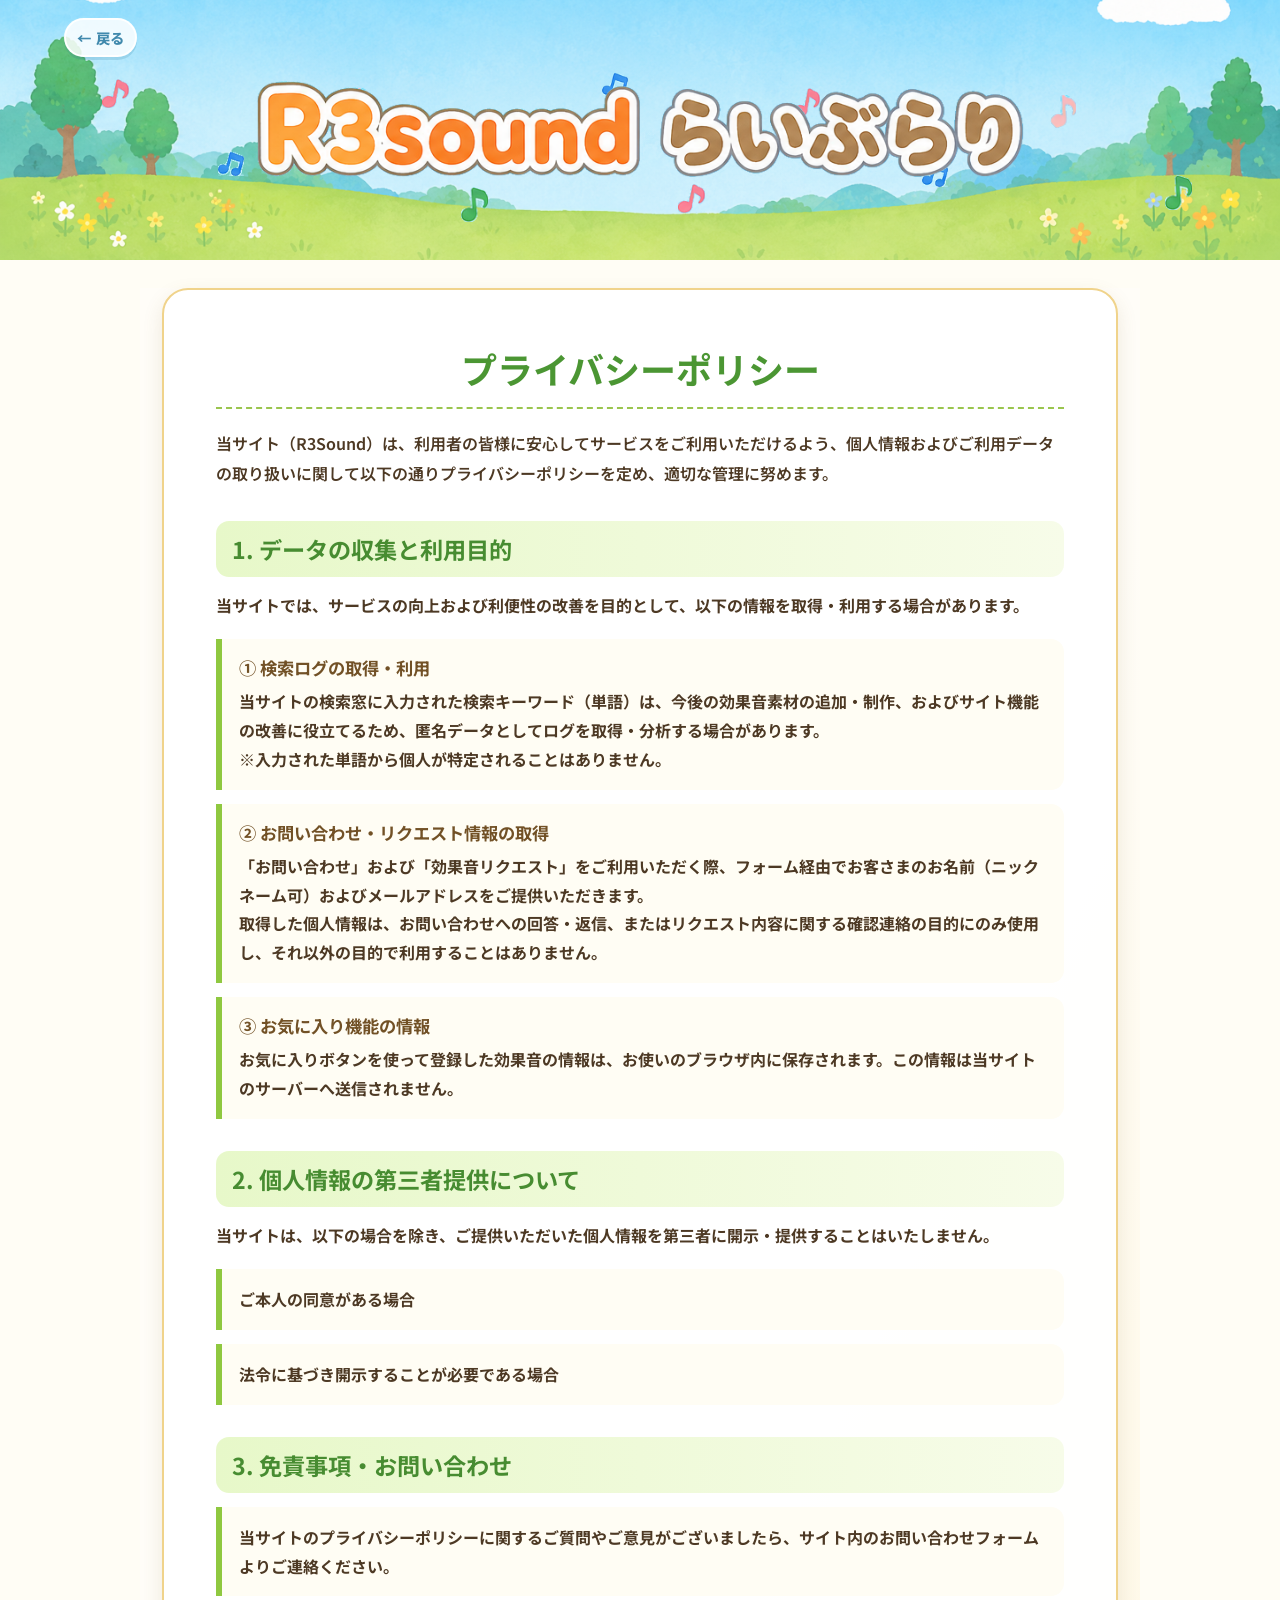
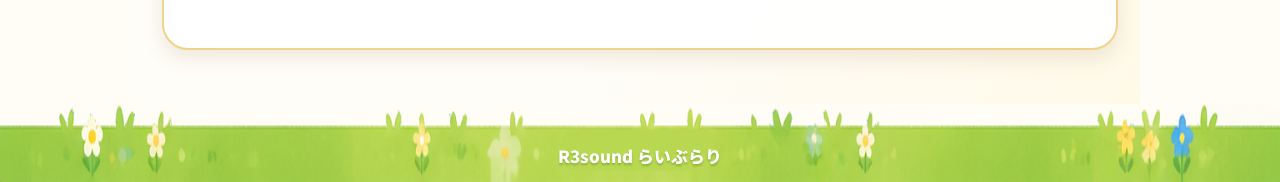
<file: privacy.html>
<!doctype html>
<html lang="ja">
<head>
  <meta charset="UTF-8">
  <meta name="viewport" content="width=device-width, initial-scale=1.0">
  <title>プライバシーポリシー | R3sound らいぶらり</title>
  <link rel="stylesheet" href="style.css">
  <style>
    .policy-page { min-height: 100vh; color: #4d3924; background: #fffdf5; }
    .policy-hero { position: relative; overflow: hidden; min-height: 260px; padding: 18px 5% 46px; text-align: center; background: url('assets/images/01.png') center 55% / cover no-repeat; }
    .policy-hero::after { content: ''; position: absolute; inset: 0; background: linear-gradient(180deg, rgba(255,255,255,.08), rgba(255,255,255,.26)); pointer-events: none; }
    .policy-nav, .policy-brand { position: relative; z-index: 1; }
    .policy-nav { display: flex; justify-content: flex-start; max-width: 1320px; margin: 0 auto; }
    .policy-nav a { display: inline-flex; align-items: center; gap: 5px; padding: 7px 11px; border: 2px solid rgba(255,255,255,.94); border-radius: 999px; background: rgba(255,255,255,.84); color: #4089ad; font-weight: 800; font-size: .9rem; text-decoration: none; box-shadow: 0 3px 0 rgba(49,123,154,.18); transition: transform .2s ease, background .2s ease; }
    .policy-nav a:hover, .policy-nav a:focus-visible { transform: translateY(-2px); background: #fff; }
    .policy-brand { display: inline-block; margin-top: 24px; }
    .policy-brand img { width: min(850px, 60vw); height: auto; }
    .policy-note { position: absolute; z-index: 1; width: clamp(22px, 2.1vw, 34px); height: auto; pointer-events: none; animation: policy-float 3.5s ease-in-out infinite; }
    .policy-note.n1 { left: 8%; top: 79px; animation-delay: -.4s; } .policy-note.n2 { left: 17%; top: 151px; animation-delay: -1.4s; } .policy-note.n3 { left: 27%; top: 88px; animation-delay: -2.2s; } .policy-note.n4 { left: 36%; top: 187px; animation-delay: -1s; } .policy-note.n5 { left: 62%; top: 88px; animation-delay: -2.8s; } .policy-note.n6 { left: 72%; top: 162px; animation-delay: -.8s; } .policy-note.n7 { left: 82%; top: 95px; animation-delay: -1.9s; } .policy-note.n8 { left: 91%; top: 175px; animation-delay: -2.6s; } .policy-note.n9 { left: 47%; top: 72px; animation-delay: -1.6s; } .policy-note.n10 { left: 53%; top: 184px; animation-delay: -.2s; }
    @keyframes policy-float { 0%, 100% { transform: translateY(0) rotate(-5deg); } 50% { transform: translateY(-13px) rotate(8deg); } }
    .policy-main { position: relative; z-index: 2; max-width: 1000px; margin: 28px auto 0; padding: 0 22px 54px; }
    .policy-card { padding: clamp(26px, 5vw, 52px); border: 2px solid #f0d38b; border-radius: 26px; background: rgba(255,255,255,.96); box-shadow: 0 8px 20px rgba(135,104,48,.14); }
    .policy-card > h1 { margin: 0 0 19px; padding-bottom: 13px; border-bottom: 2px dashed #9ac54e; color: #4b9633; font-size: clamp(1.6rem, 4vw, 2.25rem); text-align: center; }
    .policy-lead { margin: 0 0 30px; line-height: 1.9; font-weight: 600; }
    .policy-section { margin-top: 32px; }
    .policy-section > h2 { margin: 0 0 14px; padding: 11px 16px; border-radius: 13px; background: linear-gradient(90deg, #e7f8c9, #f7fce9); color: #478c31; font-size: clamp(1.12rem, 2.7vw, 1.45rem); }
    .policy-section > p { margin: 0 0 19px; line-height: 1.85; }
    .policy-item { padding: 16px 17px; border-left: 6px solid #8fc840; border-radius: 0 13px 13px 0; background: #fffdf4; }
    .policy-item + .policy-item { margin-top: 14px; }
    .policy-item h3 { margin: 0 0 7px; color: #725126; font-size: 1.08rem; }
    .policy-item p { margin: 0; line-height: 1.8; }
    .policy-footer { position: relative; min-height: 78px; overflow: hidden; display: grid; place-items: end center; padding-bottom: 12px; background: url('assets/images/02.png') center / 100% 100% no-repeat; color: #fff; font-weight: 900; font-size: 1.05rem; text-shadow: 0 2px 2px rgba(60,113,25,.35); }
    .policy-footer a { color: inherit; text-decoration: none; }
    @media (max-width: 620px) { .policy-hero { min-height: 218px; padding: 12px 14px 37px; } .policy-nav a { padding: 6px 9px; font-size: .78rem; } .policy-brand { margin-top: 21px; } .policy-brand img { width: 95%; } .policy-note { width: 20px; } .policy-note.n3, .policy-note.n4, .policy-note.n5, .policy-note.n9, .policy-note.n10 { display: none; } .policy-main { margin-top: 18px; padding: 0 12px 34px; } .policy-card { border-radius: 19px; } .policy-item { padding: 13px; } }
  </style>
</head>
<body class="policy-page">
  <header class="policy-hero">
    <nav class="policy-nav" aria-label="ページ操作"><a href="index.html"><span aria-hidden="true">←</span> 戻る</a></nav>
    <img class="policy-note n1" src="assets/images/06.png" alt=""><img class="policy-note n2" src="assets/images/07.png" alt=""><img class="policy-note n3" src="assets/images/08.png" alt=""><img class="policy-note n4" src="assets/images/09.png" alt=""><img class="policy-note n5" src="assets/images/06.png" alt=""><img class="policy-note n6" src="assets/images/07.png" alt=""><img class="policy-note n7" src="assets/images/08.png" alt=""><img class="policy-note n8" src="assets/images/09.png" alt=""><img class="policy-note n9" src="assets/images/07.png" alt=""><img class="policy-note n10" src="assets/images/06.png" alt="">
    <a class="policy-brand" href="index.html" aria-label="R3sound らいぶらり トップページへ"><img src="assets/images/03.png" alt="R3sound らいぶらり"></a>
  </header>
  <main class="policy-main"><article class="policy-card">
    <h1>プライバシーポリシー</h1>
    <p class="policy-lead">当サイト（R3Sound）は、利用者の皆様に安心してサービスをご利用いただけるよう、個人情報およびご利用データの取り扱いに関して以下の通りプライバシーポリシーを定め、適切な管理に努めます。</p>
    <section class="policy-section"><h2>1. データの収集と利用目的</h2><p>当サイトでは、サービスの向上および利便性の改善を目的として、以下の情報を取得・利用する場合があります。</p><div class="policy-item"><h3>① 検索ログの取得・利用</h3><p>当サイトの検索窓に入力された検索キーワード（単語）は、今後の効果音素材の追加・制作、およびサイト機能の改善に役立てるため、匿名データとしてログを取得・分析する場合があります。</p><p>※入力された単語から個人が特定されることはありません。</p></div><div class="policy-item"><h3>② お問い合わせ・リクエスト情報の取得</h3><p>「お問い合わせ」および「効果音リクエスト」をご利用いただく際、フォーム経由でお客さまのお名前（ニックネーム可）およびメールアドレスをご提供いただきます。</p><p>取得した個人情報は、お問い合わせへの回答・返信、またはリクエスト内容に関する確認連絡の目的にのみ使用し、それ以外の目的で利用することはありません。</p></div><div class="policy-item"><h3>③ お気に入り機能の情報</h3><p>お気に入りボタンを使って登録した効果音の情報は、お使いのブラウザ内に保存されます。この情報は当サイトのサーバーへ送信されません。</p></div></section>
    <section class="policy-section"><h2>2. 個人情報の第三者提供について</h2><p>当サイトは、以下の場合を除き、ご提供いただいた個人情報を第三者に開示・提供することはいたしません。</p><div class="policy-item"><p>ご本人の同意がある場合</p></div><div class="policy-item"><p>法令に基づき開示することが必要である場合</p></div></section>
    <section class="policy-section"><h2>3. 免責事項・お問い合わせ</h2><div class="policy-item"><p>当サイトのプライバシーポリシーに関するご質問やご意見がございましたら、サイト内のお問い合わせフォームよりご連絡ください。</p></div></section>
  </article></main>
  <footer class="policy-footer"><a href="index.html">R3sound らいぶらり</a></footer>
</body>
</html>
</file>
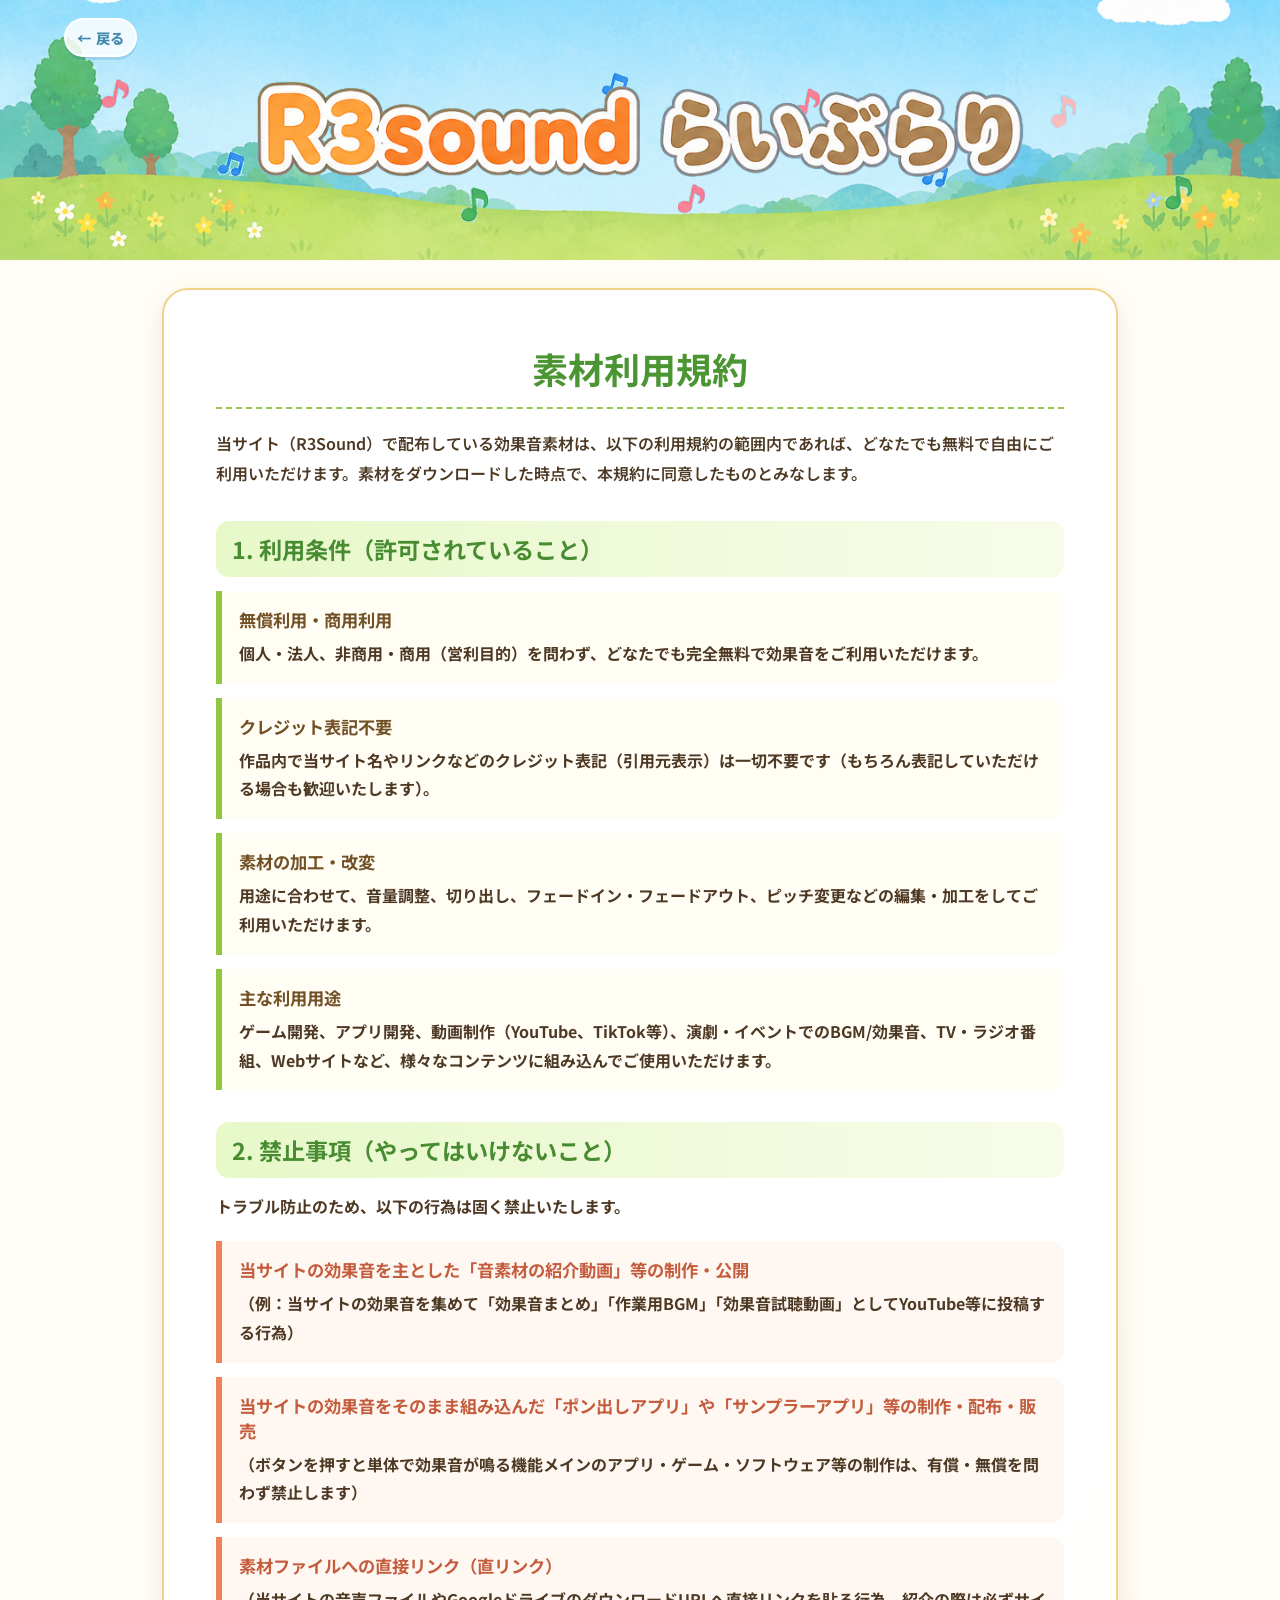
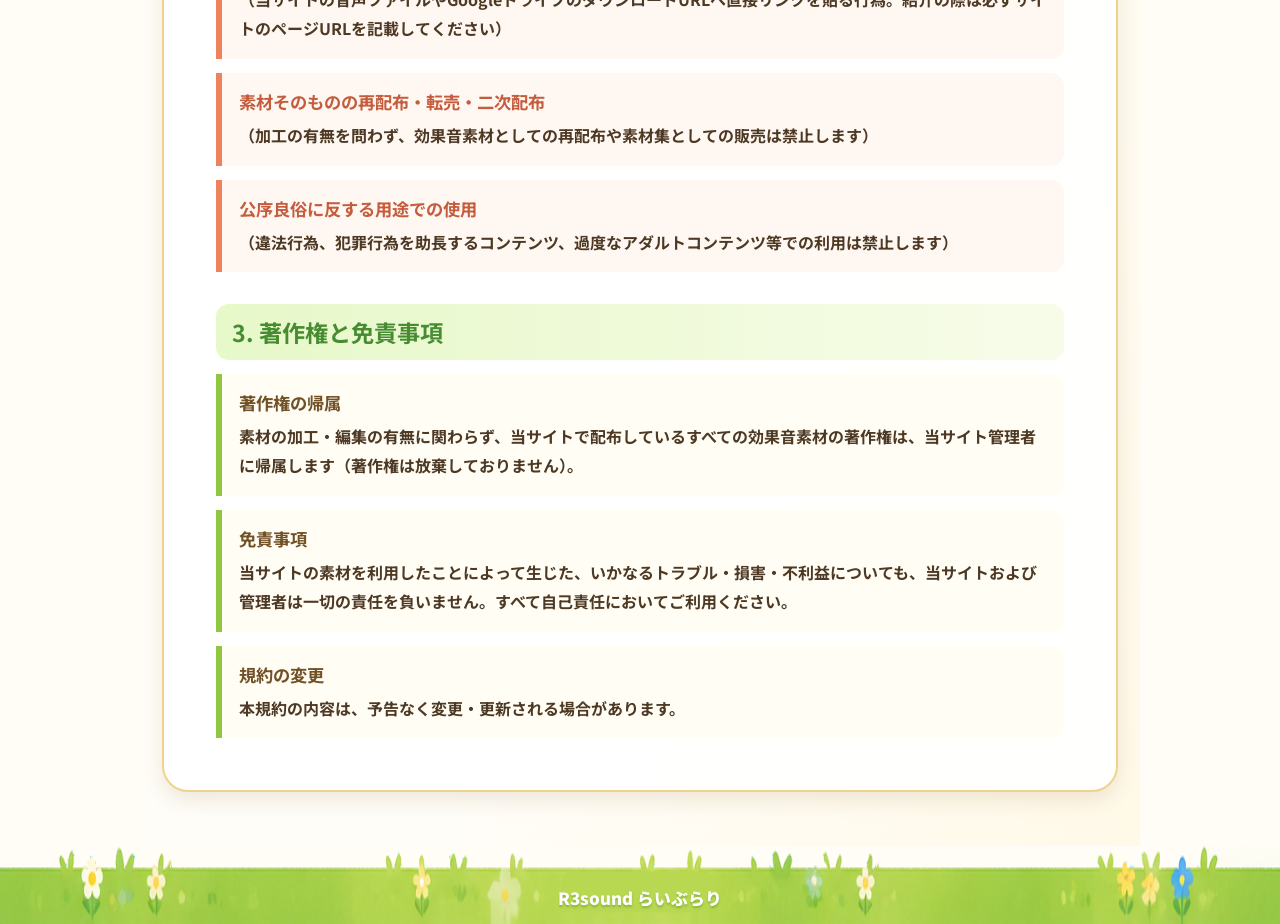
<file: terms.html>
<!doctype html>
<html lang="ja">
<head>
  <meta charset="UTF-8">
  <meta name="viewport" content="width=device-width, initial-scale=1.0">
  <title>素材利用規約 | R3sound らいぶらり</title>
  <link rel="stylesheet" href="style.css">
  <style>
    .terms-page { min-height: 100vh; color: #4d3924; background: #fffdf5; }
    .terms-hero { position: relative; overflow: hidden; min-height: 260px; padding: 18px 5% 46px; text-align: center; background: url('assets/images/01.png') center 55% / cover no-repeat; }
    .terms-hero::after { content: ''; position: absolute; inset: 0; background: linear-gradient(180deg, rgba(255,255,255,.08), rgba(255,255,255,.26)); pointer-events: none; }
    .terms-nav, .terms-brand { position: relative; z-index: 1; }
    .terms-nav { display: flex; justify-content: flex-start; max-width: 1320px; margin: 0 auto; }
    .terms-nav a { display: inline-flex; align-items: center; gap: 5px; padding: 7px 11px; border: 2px solid rgba(255,255,255,.94); border-radius: 999px; background: rgba(255,255,255,.84); color: #4089ad; font-weight: 800; font-size: .9rem; text-decoration: none; box-shadow: 0 3px 0 rgba(49,123,154,.18); transition: transform .2s ease, background .2s ease; }
    .terms-nav a:hover, .terms-nav a:focus-visible { transform: translateY(-2px); background: #fff; }
    .terms-nav img { width: 23px; height: 23px; object-fit: contain; }
    .terms-brand { display: inline-block; margin-top: 24px; }
    .terms-brand img { width: min(850px, 60vw); height: auto; }
    .terms-note { position: absolute; z-index: 1; width: clamp(22px, 2.1vw, 34px); height: auto; pointer-events: none; animation: terms-float 3.5s ease-in-out infinite; }
    .terms-note.n1 { left: 8%; top: 79px; animation-delay: -.4s; }
    .terms-note.n2 { left: 17%; top: 151px; animation-delay: -1.4s; }
    .terms-note.n3 { left: 27%; top: 88px; animation-delay: -2.2s; }
    .terms-note.n4 { left: 36%; top: 187px; animation-delay: -1s; }
    .terms-note.n5 { left: 62%; top: 88px; animation-delay: -2.8s; }
    .terms-note.n6 { left: 72%; top: 162px; animation-delay: -.8s; }
    .terms-note.n7 { left: 82%; top: 95px; animation-delay: -1.9s; }
    .terms-note.n8 { left: 91%; top: 175px; animation-delay: -2.6s; }
    .terms-note.n9 { left: 47%; top: 72px; animation-delay: -1.6s; }
    .terms-note.n10 { left: 53%; top: 184px; animation-delay: -.2s; }
    @keyframes terms-float { 0%, 100% { transform: translateY(0) rotate(-5deg); } 50% { transform: translateY(-13px) rotate(8deg); } }
    .terms-main { position: relative; z-index: 2; max-width: 1000px; margin: 28px auto 0; padding: 0 22px 54px; }
    .terms-card { padding: clamp(26px, 5vw, 52px); border: 2px solid #f0d38b; border-radius: 26px; background: rgba(255,255,255,.96); box-shadow: 0 8px 20px rgba(135,104,48,.14); }
    .terms-card > h2 { margin: 0 0 19px; padding-bottom: 13px; border-bottom: 2px dashed #9ac54e; color: #4b9633; font-size: clamp(1.6rem, 4vw, 2.25rem); text-align: center; }
    .terms-lead { margin: 0 0 30px; line-height: 1.9; font-weight: 600; }
    .terms-section { margin-top: 32px; }
    .terms-section > h2 { margin: 0 0 14px; padding: 11px 16px; border-radius: 13px; background: linear-gradient(90deg, #e7f8c9, #f7fce9); color: #478c31; font-size: clamp(1.12rem, 2.7vw, 1.45rem); }
    .terms-section > p { margin: 0 0 19px; line-height: 1.85; }
    .terms-item { padding: 16px 17px; border-left: 6px solid #8fc840; border-radius: 0 13px 13px 0; background: #fffdf4; }
    .terms-item + .terms-item { margin-top: 14px; }
    .terms-item h3 { margin: 0 0 7px; color: #725126; font-size: 1.08rem; }
    .terms-item p { margin: 0; line-height: 1.8; }
    .terms-prohibited .terms-item { border-left-color: #ef815c; background: #fff8f2; }
    .terms-prohibited .terms-item h3 { color: #c45c3d; }
    .terms-footer { position: relative; min-height: 78px; overflow: hidden; display: grid; place-items: end center; padding-bottom: 12px; background: url('assets/images/02.png') center / 100% 100% no-repeat; color: #fff; font-weight: 900; font-size: 1.05rem; text-shadow: 0 2px 2px rgba(60,113,25,.35); }
    .terms-footer a { color: inherit; text-decoration: none; }
    @media (max-width: 620px) { .terms-hero { min-height: 218px; padding: 12px 14px 37px; } .terms-nav a { padding: 6px 9px; font-size: .78rem; } .terms-nav img { width: 19px; height: 19px; } .terms-brand { margin-top: 21px; } .terms-brand img { width: 95%; } .terms-note { width: 20px; } .terms-note.n3, .terms-note.n4, .terms-note.n5, .terms-note.n9, .terms-note.n10 { display: none; } .terms-main { margin-top: 18px; padding: 0 12px 34px; } .terms-card { border-radius: 19px; } .terms-item { padding: 13px; } }
  </style>
</head>
<body class="terms-page">
  <header class="terms-hero">
    <nav class="terms-nav" aria-label="ページ操作">
      <a href="index.html"><span aria-hidden="true">←</span> 戻る</a>
    </nav>
    <img class="terms-note n1" src="assets/images/06.png" alt="">
    <img class="terms-note n2" src="assets/images/07.png" alt="">
    <img class="terms-note n3" src="assets/images/08.png" alt="">
    <img class="terms-note n4" src="assets/images/09.png" alt="">
    <img class="terms-note n5" src="assets/images/06.png" alt="">
    <img class="terms-note n6" src="assets/images/07.png" alt="">
    <img class="terms-note n7" src="assets/images/08.png" alt="">
    <img class="terms-note n8" src="assets/images/09.png" alt="">
    <img class="terms-note n9" src="assets/images/07.png" alt="">
    <img class="terms-note n10" src="assets/images/06.png" alt="">
    <a class="terms-brand" href="index.html" aria-label="R3sound らいぶらり トップページへ"><img src="assets/images/03.png" alt="R3sound らいぶらり"></a>
  </header>

  <main class="terms-main">
    <article class="terms-card">
      <h2>素材利用規約</h2>
      <p class="terms-lead">当サイト（R3Sound）で配布している効果音素材は、以下の利用規約の範囲内であれば、どなたでも無料で自由にご利用いただけます。素材をダウンロードした時点で、本規約に同意したものとみなします。</p>

      <section class="terms-section">
        <h2>1. 利用条件（許可されていること）</h2>
        <div class="terms-item"><h3>無償利用・商用利用</h3><p>個人・法人、非商用・商用（営利目的）を問わず、どなたでも完全無料で効果音をご利用いただけます。</p></div>
        <div class="terms-item"><h3>クレジット表記不要</h3><p>作品内で当サイト名やリンクなどのクレジット表記（引用元表示）は一切不要です（もちろん表記していただける場合も歓迎いたします）。</p></div>
        <div class="terms-item"><h3>素材の加工・改変</h3><p>用途に合わせて、音量調整、切り出し、フェードイン・フェードアウト、ピッチ変更などの編集・加工をしてご利用いただけます。</p></div>
        <div class="terms-item"><h3>主な利用用途</h3><p>ゲーム開発、アプリ開発、動画制作（YouTube、TikTok等）、演劇・イベントでのBGM/効果音、TV・ラジオ番組、Webサイトなど、様々なコンテンツに組み込んでご使用いただけます。</p></div>
      </section>

      <section class="terms-section terms-prohibited">
        <h2>2. 禁止事項（やってはいけないこと）</h2>
        <p>トラブル防止のため、以下の行為は固く禁止いたします。</p>
        <div class="terms-item"><h3>当サイトの効果音を主とした「音素材の紹介動画」等の制作・公開</h3><p>（例：当サイトの効果音を集めて「効果音まとめ」「作業用BGM」「効果音試聴動画」としてYouTube等に投稿する行為）</p></div>
        <div class="terms-item"><h3>当サイトの効果音をそのまま組み込んだ「ポン出しアプリ」や「サンプラーアプリ」等の制作・配布・販売</h3><p>（ボタンを押すと単体で効果音が鳴る機能メインのアプリ・ゲーム・ソフトウェア等の制作は、有償・無償を問わず禁止します）</p></div>
        <div class="terms-item"><h3>素材ファイルへの直接リンク（直リンク）</h3><p>（当サイトの音声ファイルやGoogleドライブのダウンロードURLへ直接リンクを貼る行為。紹介の際は必ずサイトのページURLを記載してください）</p></div>
        <div class="terms-item"><h3>素材そのものの再配布・転売・二次配布</h3><p>（加工の有無を問わず、効果音素材としての再配布や素材集としての販売は禁止します）</p></div>
        <div class="terms-item"><h3>公序良俗に反する用途での使用</h3><p>（違法行為、犯罪行為を助長するコンテンツ、過度なアダルトコンテンツ等での利用は禁止します）</p></div>
      </section>

      <section class="terms-section">
        <h2>3. 著作権と免責事項</h2>
        <div class="terms-item"><h3>著作権の帰属</h3><p>素材の加工・編集の有無に関わらず、当サイトで配布しているすべての効果音素材の著作権は、当サイト管理者に帰属します（著作権は放棄しておりません）。</p></div>
        <div class="terms-item"><h3>免責事項</h3><p>当サイトの素材を利用したことによって生じた、いかなるトラブル・損害・不利益についても、当サイトおよび管理者は一切の責任を負いません。すべて自己責任においてご利用ください。</p></div>
        <div class="terms-item"><h3>規約の変更</h3><p>本規約の内容は、予告なく変更・更新される場合があります。</p></div>
      </section>
    </article>
  </main>

  <footer class="terms-footer"><a href="index.html">R3sound らいぶらり</a></footer>
</body>
</html>
</file>
<file: style.css>
@import url('https://fonts.googleapis.com/css2?family=Mochiy+Pop+One&family=Noto+Sans+JP:wght@600;700;800&display=swap');
.search-suggestions{position:relative;z-index:3;display:flex;flex-wrap:wrap;justify-content:center;gap:7px;max-width:850px;margin:8px auto 0;color:#fff;font-size:13px}.search-suggestions button{border:1px solid #fff;background:#5baed0;color:#fff;border-radius:15px;padding:3px 11px;font:inherit;cursor:pointer}.search-suggestions button:hover{background:#318cb6}@media(max-width:760px){.search-suggestions{font-size:11px}.search-suggestions button{padding:3px 8px}}
.sound-empty{grid-column:1 / -1;margin:0;padding:26px;border:1px dashed #93bf6b;border-radius:14px;background:#fbfff7;color:#5d8744;text-align:center}
body .selected-source:not(.is-set-image) .selected-source-visual{display:flex;align-items:center;justify-content:center;overflow:visible;background:transparent;border:2px solid #8ac45c;border-radius:14px}body .selected-source:not(.is-set-image) .selected-source-visual img{width:100%;height:100%;object-fit:contain;object-position:center}
.selected-source:not(.is-set-image) .selected-source-visual{width:68px;height:68px;flex-basis:68px}.selected-source:not(.is-set-image) .selected-source-visual img{width:68px;height:68px}.selected-source.is-set-image .selected-source-visual{display:flex;justify-content:center;align-items:flex-start}.selected-source.is-set-image .selected-source-visual img{transform-origin:center top;object-position:center top}
.selected-source-visual{width:68px;height:68px;flex:0 0 68px;overflow:hidden;border-radius:10px}.selected-source-visual img{display:block}.selected-source.is-set-image .selected-source-visual img{width:68px;height:136px;max-width:none;object-fit:fill;object-position:top}
.hero .dog{animation:dog-walk 7s ease-in-out infinite}.hero .cat{animation:cat-walk 7s ease-in-out infinite}@keyframes dog-walk{0%,100%{transform:translate(0,0) rotate(0)}12%{transform:translate(-1.8vw,-7px) rotate(-4deg)}24%{transform:translate(-3.8vw,0) rotate(2deg)}36%{transform:translate(-6vw,-7px) rotate(-4deg)}48%{transform:translate(-8vw,0) rotate(0)}54%{transform:translate(-8vw,-5px) rotate(5deg)}66%{transform:translate(-6vw,0) rotate(3deg)}78%{transform:translate(-3vw,-7px) rotate(-3deg)}90%{transform:translate(-1vw,0) rotate(2deg)}}@keyframes cat-walk{0%,100%{transform:translate(0,0) rotate(0)}12%{transform:translate(1.8vw,-7px) rotate(4deg)}24%{transform:translate(3.8vw,0) rotate(-2deg)}36%{transform:translate(6vw,-7px) rotate(4deg)}48%{transform:translate(8vw,0) rotate(0)}54%{transform:translate(8vw,-5px) rotate(-5deg)}66%{transform:translate(6vw,0) rotate(-3deg)}78%{transform:translate(3vw,-7px) rotate(3deg)}90%{transform:translate(1vw,0) rotate(-2deg)}}@media(prefers-reduced-motion:reduce){.hero .dog,.hero .cat{animation:none}}
.sound-card .waveform{position:relative;overflow:hidden;gap:2px}.sound-card .waveform i{flex:1 1 0;width:3px;max-width:4px;transform-origin:center}.sound-card.is-playing .waveform::after{position:absolute;inset:0;content:"";background:linear-gradient(90deg,transparent 0%,#ffffffaa 48%,transparent 100%);animation:wave-flow 1.15s linear infinite}.sound-card.is-playing .waveform i{animation:wave-pulse .72s ease-in-out infinite;animation-delay:calc(var(--bar-index) * 38ms)}@keyframes wave-flow{from{transform:translateX(-110%)}to{transform:translateX(110%)}}@keyframes wave-pulse{50%{transform:scaleY(.28);filter:brightness(1.2)}}
.sound-section .sound-selection{align-items:flex-start;flex-direction:column;gap:8px}.selected-source{display:flex;align-items:center;gap:8px;color:#396d2d;font-size:24px}.selected-source img{width:68px;height:68px;object-fit:contain}.sound-section .sound-selection strong{font-size:14px}
.sound-section h2{position:relative;top:15px;margin-bottom:38px}.sound-grid{grid-template-columns:repeat(4,minmax(0,1fr));grid-auto-flow:row}body footer{padding-top:5px;line-height:28px}
.sound-section{margin-top:30px}.sound-selection{display:flex;align-items:center;gap:12px;margin:-5px 0 18px;font-size:14px}.sound-selection span{color:#fff;background:#78b93a;border-radius:20px;padding:5px 14px}.sound-selection strong{color:#4b8730;font-size:18px}.sound-grid{display:grid;grid-template-columns:repeat(4,minmax(0,1fr));gap:20px}.sound-card{min-width:0;padding:17px;border:1px solid #d9ebc5;border-radius:18px;background:linear-gradient(145deg,#fff 0%,#fbfff7 100%);box-shadow:0 5px 12px #879b6a2b;transition:transform .2s,box-shadow .2s}.sound-card:hover{transform:translateY(-5px);box-shadow:0 12px 19px #78935342}.sound-card-head{display:flex;justify-content:space-between;align-items:flex-start;gap:7px}.sound-card h3{margin:0;color:#385f2c;font-size:17px;line-height:1.4}.sound-category{flex:0 0 auto;color:#4a902c;background:#e4f4cb;border-radius:13px;padding:3px 8px;font-size:10px}.sound-meta{display:flex;flex-wrap:wrap;gap:5px;margin:10px 0}.sound-meta span{border-radius:10px;padding:3px 7px;background:#fff0cc;color:#9a681b;font-size:10px}.sound-meta .keyword{background:#e9efff;color:#4169aa}.waveform{height:55px;display:flex;align-items:center;justify-content:space-around;gap:3px;margin:8px 0 13px;padding:7px;border-radius:10px;background:#f2f8ed}.waveform i{display:block;width:5px;max-width:8%;height:var(--bar-height);border-radius:5px;background:linear-gradient(#8bca58,#49a9bb)}.sound-actions{display:grid;grid-template-columns:1fr 1fr;gap:8px}.sound-actions button{border:0;border-radius:16px;padding:8px 4px;color:#fff;font:700 12px "Noto Sans JP",sans-serif;cursor:pointer;transition:filter .2s,transform .2s}.sound-actions button:hover{filter:brightness(1.08);transform:translateY(-2px)}.preview-button{background:#4eaf75}.download-button{background:#5b91dd}@media(max-width:1100px){.sound-grid{grid-template-columns:repeat(3,minmax(0,1fr))}}@media(max-width:760px){.sound-section{margin-top:28px}.sound-selection{gap:7px;align-items:flex-start;flex-direction:column}.sound-selection strong{font-size:15px}.sound-grid{grid-template-columns:repeat(2,minmax(0,1fr));gap:12px}.sound-card{padding:13px}.sound-card h3{font-size:14px}.sound-actions button{font-size:10px}}@media(max-width:460px){.sound-grid{grid-template-columns:1fr}}
body footer{height:40px;background:transparent url('assets/images/02.png') center/100% 100% no-repeat}
.hero .utility-nav a,.hero .tagline{-webkit-text-stroke:10px #fff;paint-order:stroke fill;text-shadow:0 0 0 #fff}
/* Keep every card's copy within the lower white area at all screen sizes. */
.recommends .card h3{top:52%;font-size:clamp(13px,1.3vw,19px);line-height:1.25}
.recommends .card p{top:68%;font-size:clamp(8px,.78vw,12px);line-height:1.35}
.recommends .card a{bottom:6%;font-size:clamp(11px,1vw,16px);padding:4px}
@media(max-width:760px){.recommends .card h3{top:52%;font-size:13px}.recommends .card p{top:70%;font-size:8px;line-height:1.25}.recommends .card a{bottom:5%;font-size:11px;padding:3px;gap:10px}}
/* Text and buttons sit in the white lower half of the supplied PNG cards. */
.recommends .card{position:relative;aspect-ratio:5 / 7;padding:0}
.recommends .card-art{position:absolute;inset:0;width:100%;height:100%;z-index:0}
.recommends .card h3,.recommends .card p,.recommends .card a{position:absolute;z-index:1;left:8%;right:8%;width:auto}
.recommends .card h3{top:52%;margin:0;font-size:clamp(13px,1.3vw,19px);line-height:1.25}
.recommends .card p{top:68%;margin:0;min-height:0;font-size:clamp(8px,.78vw,12px);line-height:1.35}
.recommends .card a{bottom:6%;margin:0;font-size:clamp(11px,1vw,16px);padding:4px}
@media(max-width:760px){.recommends .card{padding:0}.recommends .card h3{top:52%;font-size:13px}.recommends .card p{top:70%;font-size:8px;line-height:1.25}.recommends .card a{bottom:5%;font-size:11px;padding:3px;gap:10px}}
*{box-sizing:border-box} html{scroll-behavior:smooth} body{margin:0;color:#27211d;background:#fffdf7;font-family:"Noto Sans JP",sans-serif;font-weight:700}.hero{height:360px;position:relative;overflow:hidden;background:#a9e4fc}.hero-bg{width:100%;height:100%;object-fit:cover;position:absolute;inset:0}.utility-nav{position:absolute;top:17px;right:5.1%;display:flex;gap:17px;z-index:2}.utility-nav a{font-size:13px;color:#23739c;text-decoration:none;display:flex;align-items:center;gap:3px;text-shadow:0 2px #fff}.utility-nav img{width:35px;height:35px;object-fit:contain}.hero-content{position:relative;z-index:1;margin:auto;width:min(850px,60vw);padding-top:57px;text-align:center}.logo{width:min(100%,865px);height:auto}.tagline{font-family:"Mochiy Pop One",sans-serif;color:#754c23;font-size:21px;margin:5px 0 23px;text-shadow:0 3px #fff,2px 0 #fff,-2px 0 #fff}.search{height:70px;background:#fff;border:1px solid #d8c99c;border-radius:38px;box-shadow:0 3px 6px #6b8a8d55;display:flex;align-items:center;padding:0 23px;text-align:left}.search img{width:33px;height:33px;object-fit:contain;margin-right:20px}.search input{border:0;outline:0;background:transparent;width:100%;font:600 17px "Noto Sans JP",sans-serif;color:#48433a}.search input::placeholder{color:#756f67}.popular{display:flex;align-items:center;justify-content:center;gap:9px;margin-top:11px;color:#fff;font-size:14px;white-space:nowrap}.popular button{border:0;border-radius:18px;padding:4px 13px;color:#fff;background:#a4d64a;font:inherit;box-shadow:inset 0 1px #eaffbb,0 2px 3px #66882666;cursor:pointer;transition:.2s}.popular button:hover{transform:translateY(-2px);background:#79bd2a}.pet{position:absolute;z-index:1;bottom:48px;height:160px;width:auto;filter:drop-shadow(0 3px 1px #53842b33)}.dog{left:9.5%}.cat{right:9.5%}.note{position:absolute;z-index:1;width:28px;animation:float 2.8s ease-in-out infinite}.note-pink{left:14.7%;top:105px}.note-green{left:19.8%;top:171px;animation-delay:.7s}.note-blue{right:20.5%;top:182px;animation-delay:1.2s}@keyframes float{50%{transform:translateY(-10px) rotate(8deg)}}main{padding:25px max(5%,40px) 30px;background:linear-gradient(115deg,#fffdf8 0%,#fffdf8 65%,#fff9e8)}.section{max-width:1390px;margin:auto}.section h2{font-family:"Mochiy Pop One",sans-serif;color:#4c9129;font-size:24px;letter-spacing:1px;display:flex;align-items:center;gap:9px;margin:0 0 23px;border-bottom:2px dashed #91bd49;padding-bottom:15px}.section h2 img{width:31px;height:31px;object-fit:contain}.cards{display:grid;grid-template-columns:repeat(5,1fr);gap:34px}.card{min-width:0;background:#fffefc;border:1px solid #f0e2c9;border-radius:20px;box-shadow:0 6px 12px #c6ae8438;overflow:hidden;text-align:center;padding-bottom:19px;transition:transform .25s,box-shadow .25s}.card:hover{transform:translateY(-8px);box-shadow:0 15px 20px #b9985d45}.card-art{width:100%;height:auto;display:block}.card h3{font-size:22px;line-height:1.28;margin:17px 5px 9px}.card p{font-size:13px;line-height:1.55;margin:0 2px 15px;min-height:59px}.card a{margin:auto;color:#fff;text-decoration:none;width:84%;display:flex;align-items:center;justify-content:center;gap:29px;border-radius:20px;padding:5px;font-size:16px;line-height:1;background:var(--accent);box-shadow:inset 0 1px #ffffff99,0 2px 3px #3f713755;transition:.2s}.card a:hover{filter:brightness(1.12);transform:scale(1.03)}.card a img{width:13px;height:13px;object-fit:contain}.card-pink{--accent:#ff6672}.card-pink h3{color:#fb6872}.card-blue{--accent:#428fee}.card-blue h3{color:#0060c8}.card-green{--accent:#42ae50}.card-green h3{color:#368e39}.card-orange{--accent:#fb921c}.card-orange h3{color:#ef7d00}.card-purple{--accent:#9260bd}.card-purple h3{color:#76509d}.categories{margin-top:20px}.categories h2{margin-bottom:25px}.category-grid{display:grid;grid-template-columns:repeat(9,1fr);gap:20px}.category-grid a{height:94px;border-radius:11px;background:#fffdf6;border:1px solid #f2dfba;box-shadow:0 2px 5px #e2c99530;text-decoration:none;color:#32271f;display:flex;flex-direction:column;align-items:center;justify-content:center;gap:7px;font-size:13px;transition:.2s}.category-grid a:hover{background:#fff5d6;transform:translateY(-5px);box-shadow:0 8px 15px #d4a85544}.category-grid img{height:45px;max-width:55px;object-fit:contain}.category-grid span{white-space:nowrap}footer{height:28px;background:#a8d94b url('assets/images/02.png') center/auto 28px no-repeat;color:#fff;text-align:center;font-size:16px;line-height:28px;text-shadow:0 2px #6ea225}@media(max-width:1100px){.cards{gap:16px}.card h3{font-size:18px}.card p{font-size:12px}.category-grid{gap:9px}.pet{height:135px}.hero-content{width:65vw}}@media(max-width:760px){.hero{height:475px}.utility-nav{right:15px;top:10px;gap:8px}.utility-nav a{font-size:10px;flex-direction:column}.utility-nav img{width:26px;height:26px}.hero-content{width:calc(100% - 32px);padding-top:70px}.logo{width:95%}.tagline{font-size:14px;line-height:1.55;margin:9px 0 15px}.search{height:60px;padding:0 17px}.search input{font-size:13px}.search img{width:25px;margin-right:10px}.popular{flex-wrap:wrap;white-space:normal;gap:5px;font-size:11px;margin:9px auto;width:95%}.popular button{padding:3px 9px}.pet{height:105px;bottom:18px}.dog{left:4%}.cat{right:4%}.note{display:none}main{padding:20px 16px}.section h2{font-size:17px;margin-bottom:16px;padding-bottom:10px}.section h2 img{width:25px}.cards{grid-template-columns:repeat(2,1fr);gap:14px}.card{border-radius:14px;padding-bottom:13px}.card h3{font-size:16px;margin:10px 3px 7px}.card p{font-size:10px;min-height:46px;margin-bottom:10px}.card a{font-size:13px;gap:15px}.category-grid{grid-template-columns:repeat(3,1fr);gap:10px}.category-grid a{height:86px;font-size:11px}.categories{margin-top:24px}}
.sound-card h3 .sound-new-icon{height:1em;width:auto;vertical-align:-0.1em;object-fit:contain}
</file>
